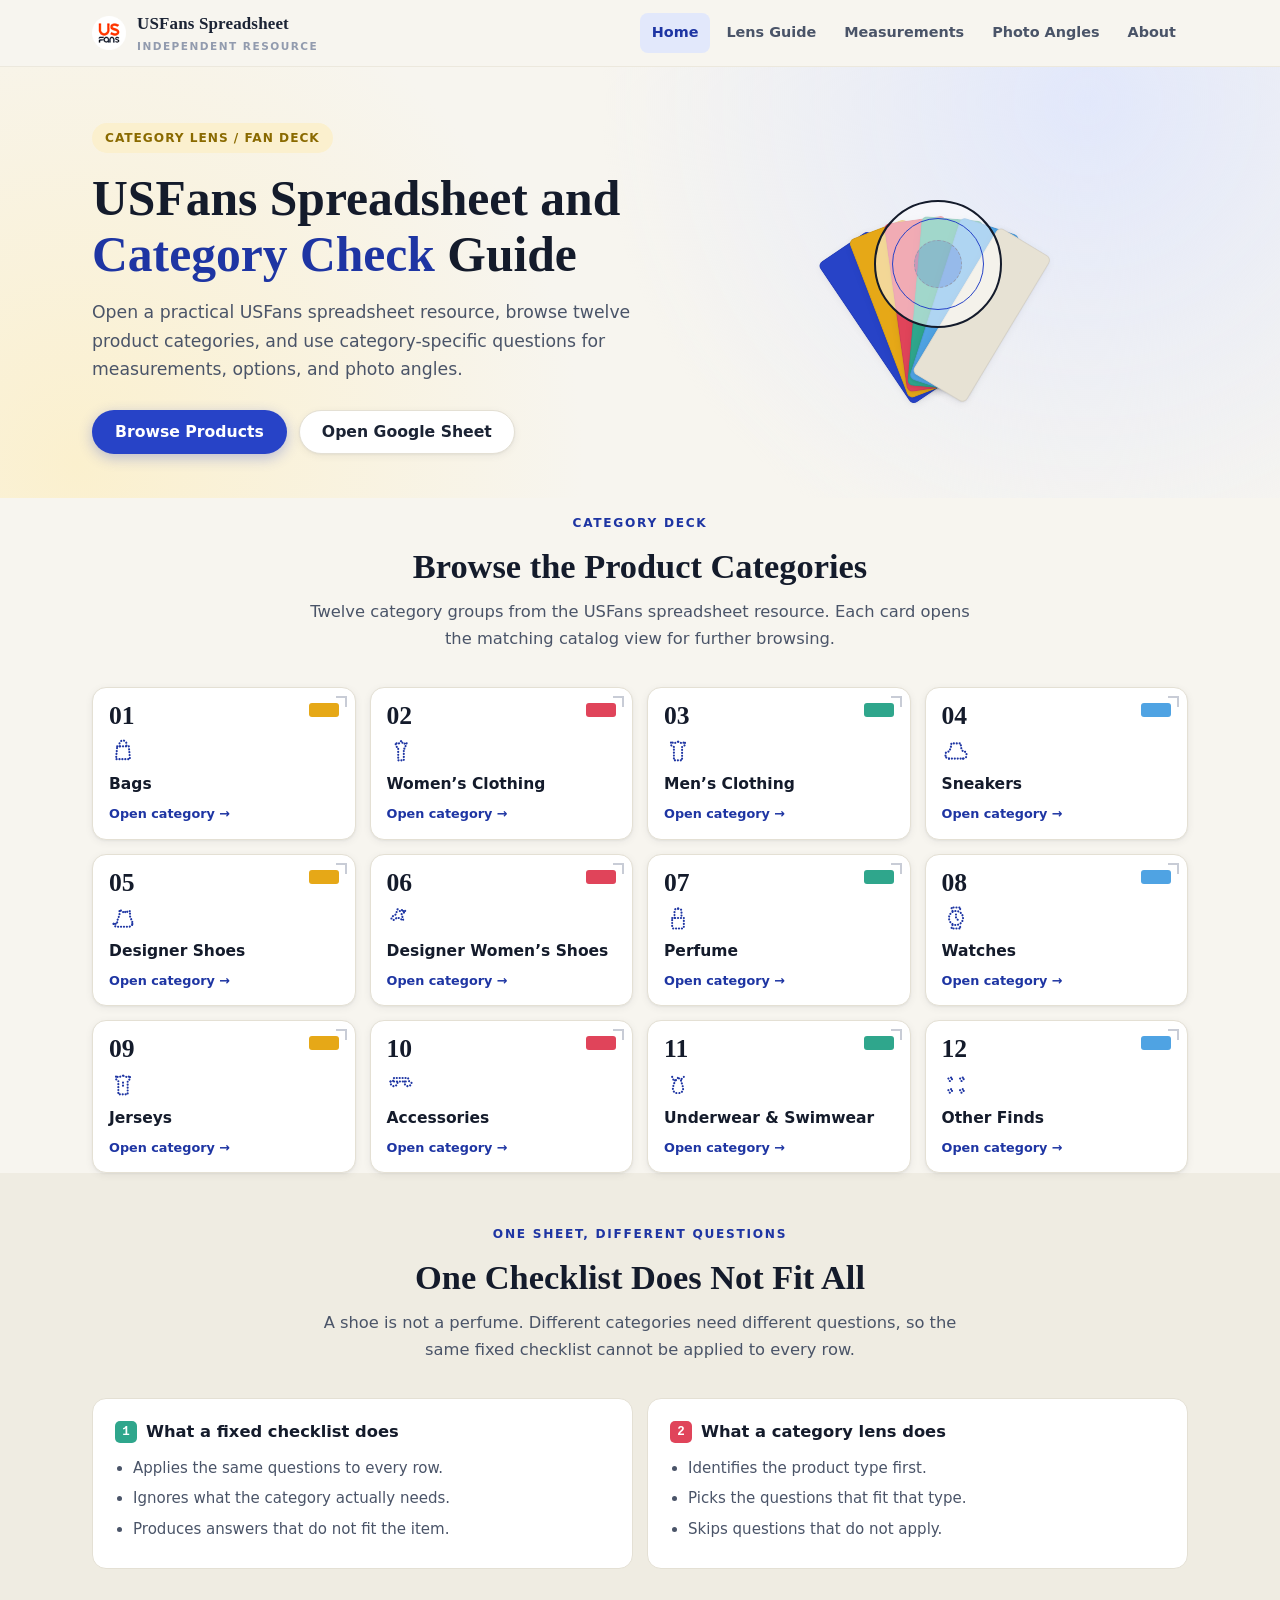
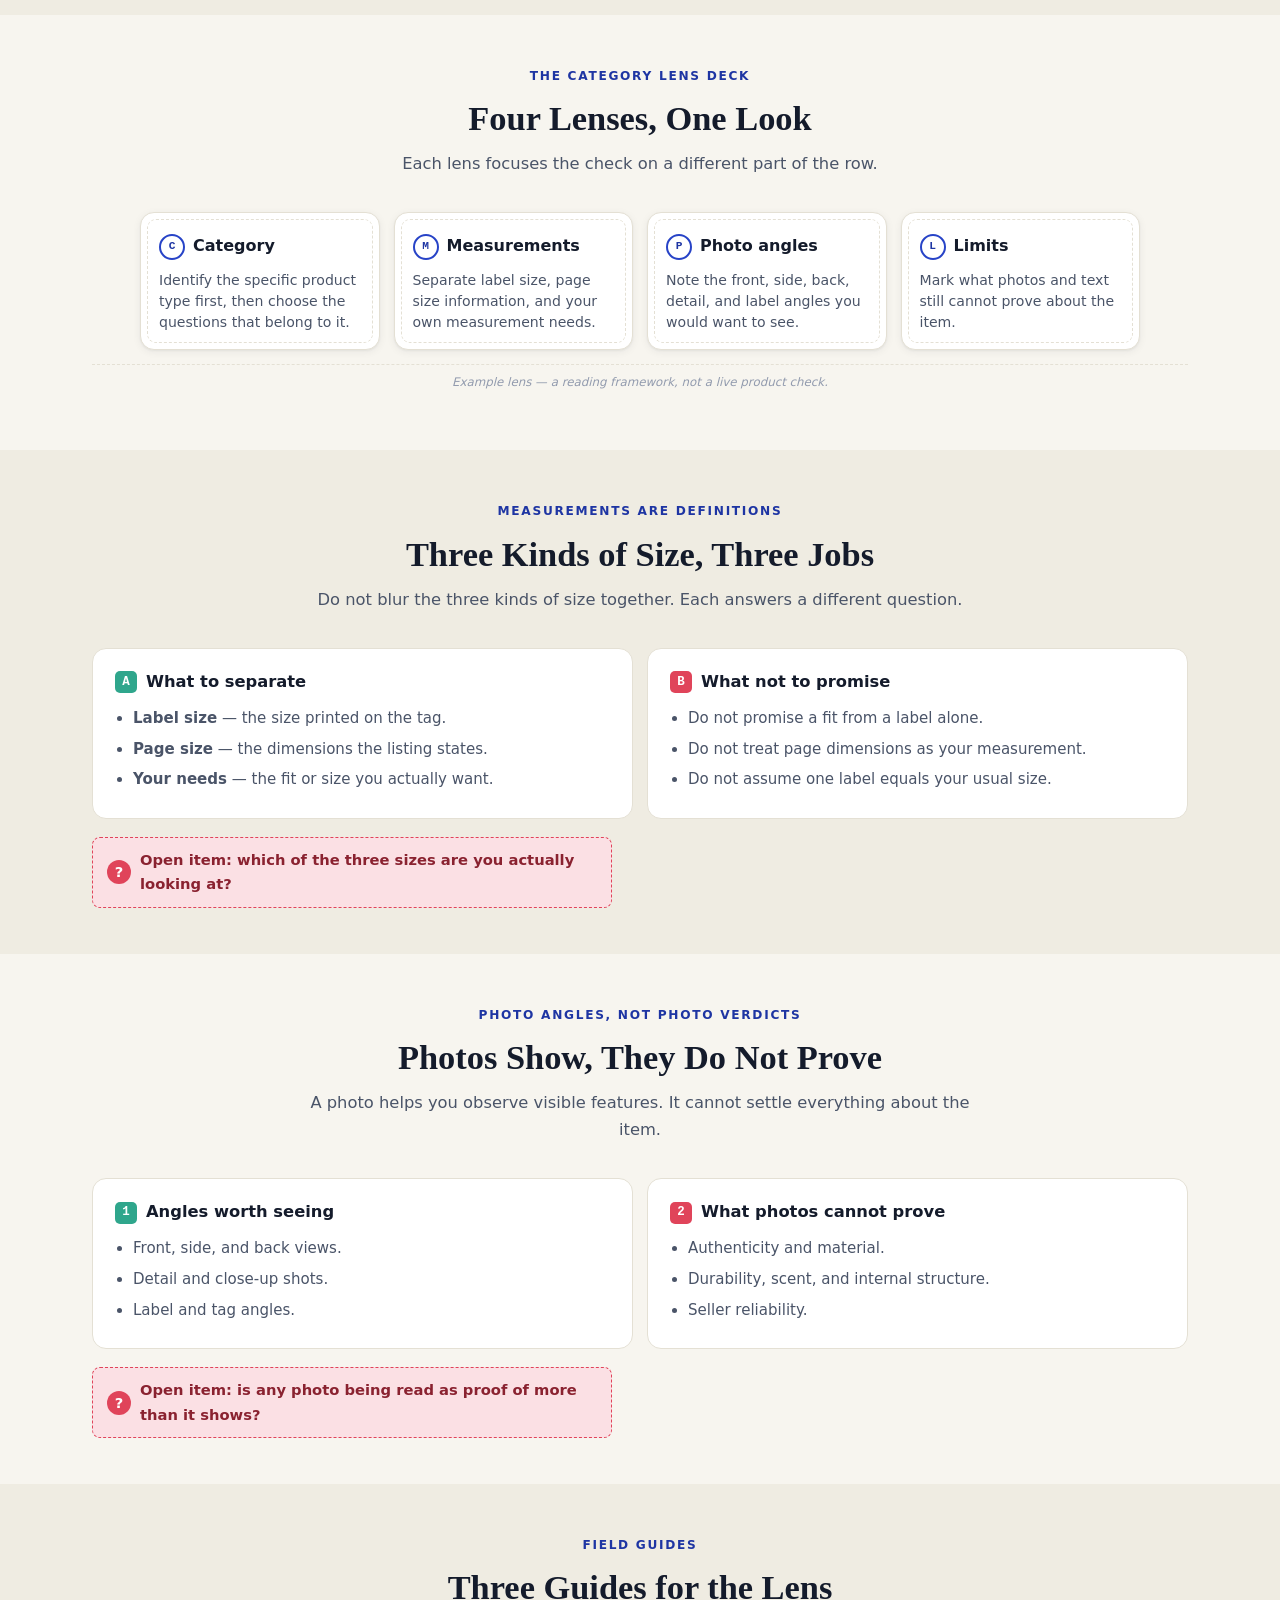
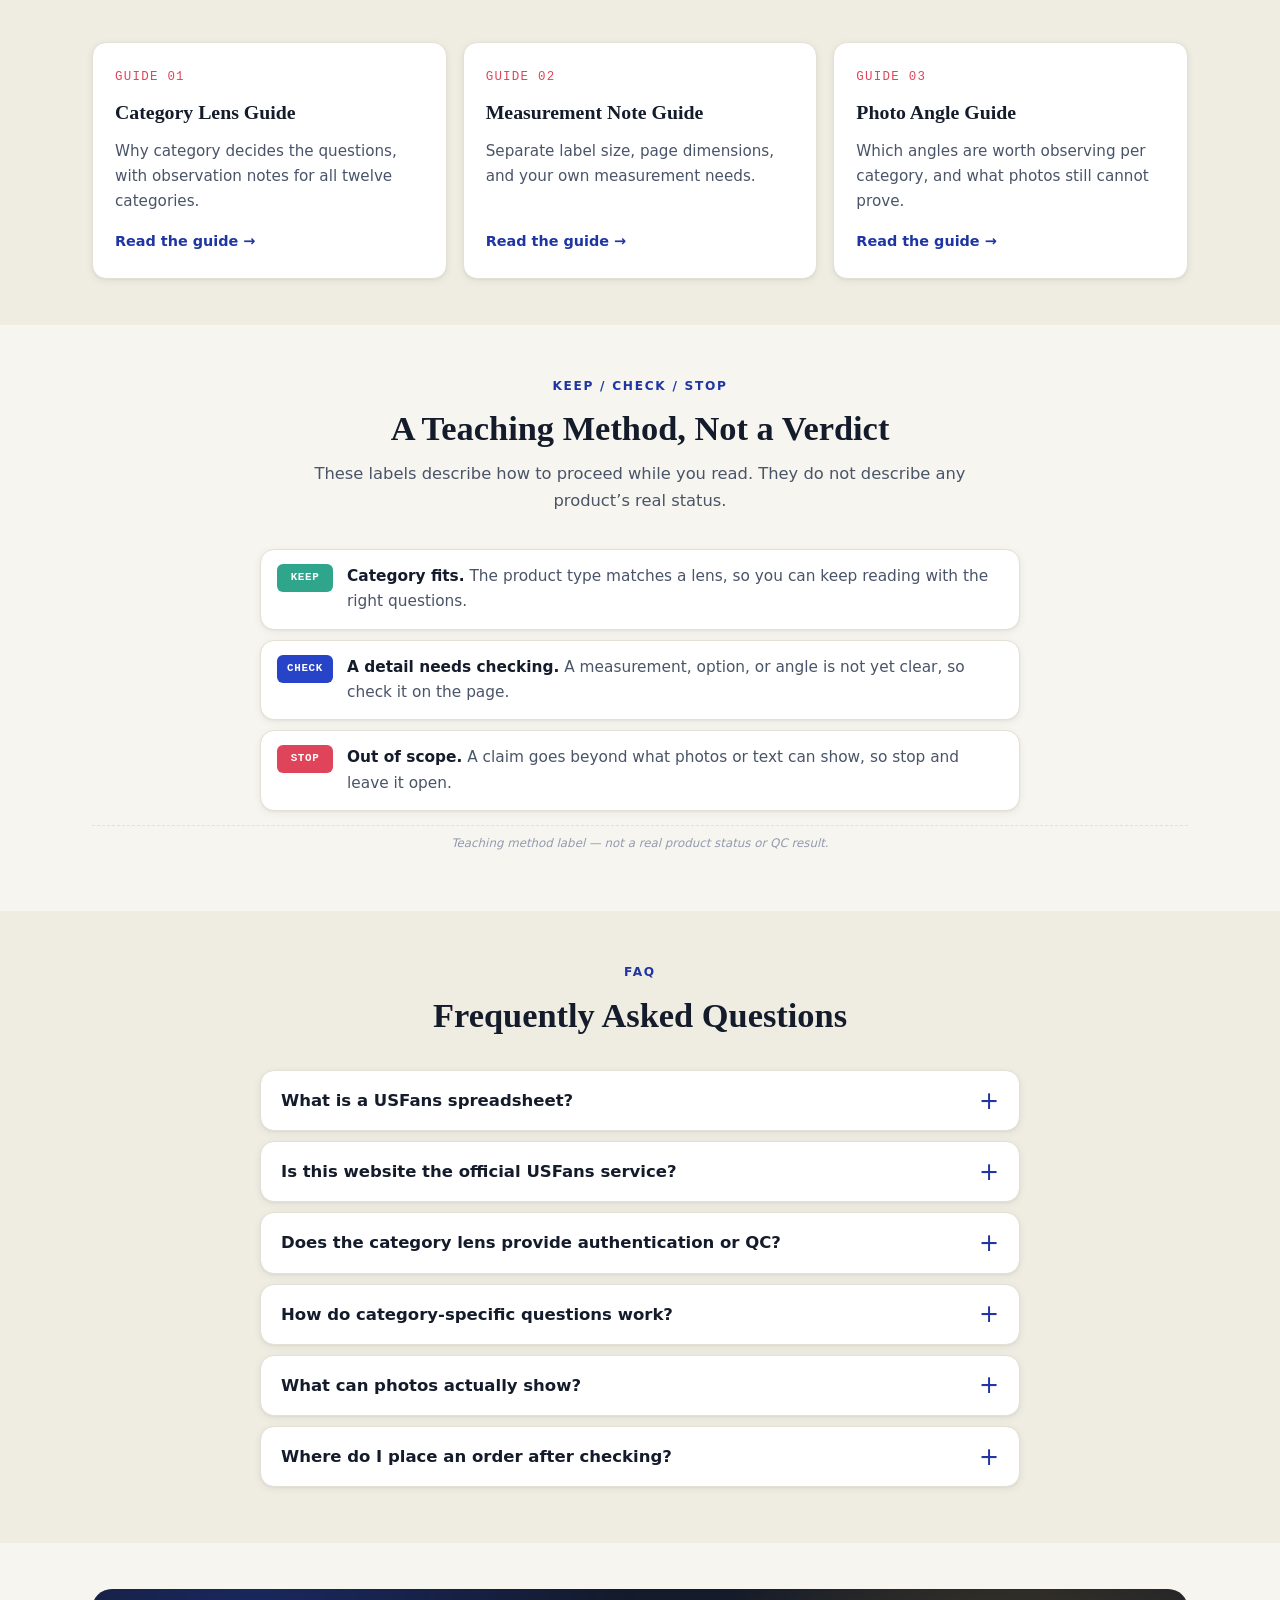
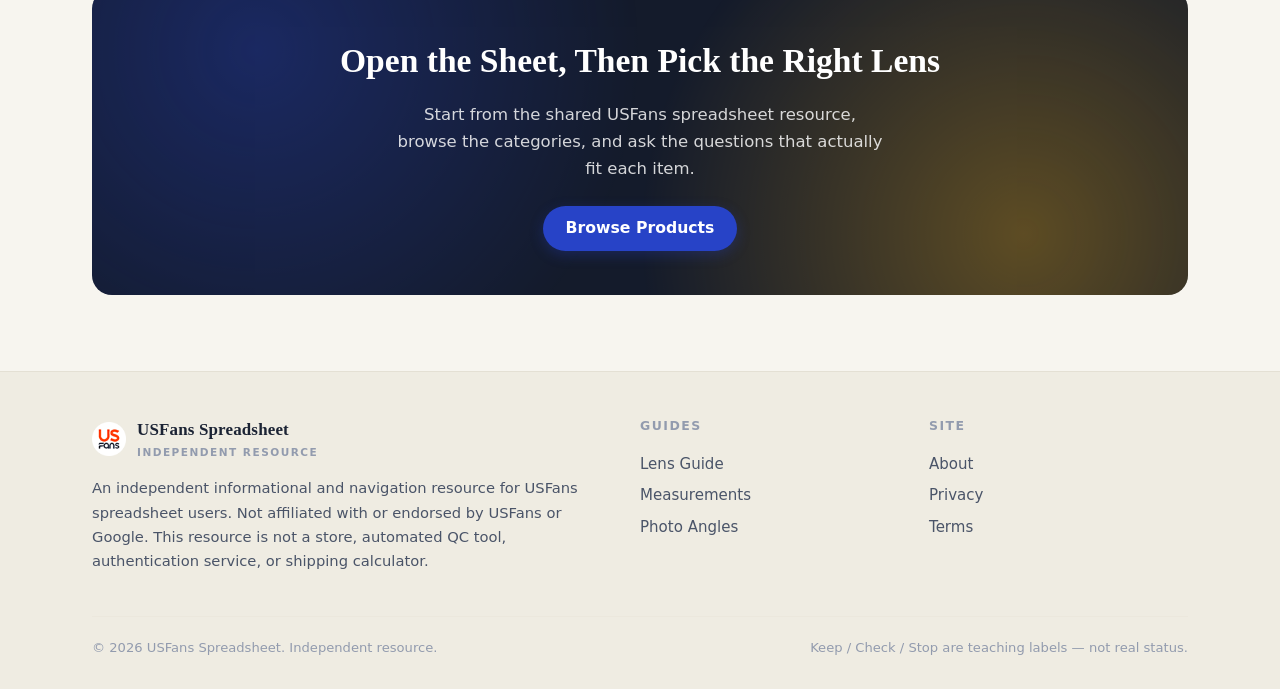
<file: index.html>
<!DOCTYPE html>
<html lang="en">
<head>
  <meta charset="UTF-8">
  <meta name="viewport" content="width=device-width, initial-scale=1.0">
  <script charset="UTF-8" id="LA_COLLECT" src="//sdk.51.la/js-sdk-pro.min.js"></script>
  <script>LA.init({id:"3R7KyZ6nqq0NWQsc",ck:"3R7KyZ6nqq0NWQsc"})</script>
  <meta name="google-site-verification" content="XJH5bWyu3Ub_fdbfXnCgktieLxeAN7sLbtjSL6n2SaM" />
  <title>USFans Spreadsheet &amp; Category Guide | Independent Resource</title>
  <meta name="description" content="Open a practical USFans spreadsheet resource, browse categories, and use category-specific questions for measurements, options, and photo angles.">
  <link rel="canonical" href="https://repglide.github.io/usfans-spreadsheet/">
  <link rel="icon" type="image/png" href="./assets/images/favicon.png">
  <link rel="stylesheet" href="./assets/css/styles.css">

  <!-- Open Graph / Twitter -->
  <meta property="og:type" content="website">
  <meta property="og:url" content="https://repglide.github.io/usfans-spreadsheet/">
  <meta property="og:title" content="USFans Spreadsheet &amp; Category Guide | Independent Resource">
  <meta property="og:description" content="Open a practical USFans spreadsheet resource, browse categories, and use category-specific questions for measurements, options, and photo angles.">
  <meta name="twitter:card" content="summary">
  <meta name="twitter:title" content="USFans Spreadsheet &amp; Category Guide | Independent Resource">
  <meta name="twitter:description" content="Open a practical USFans spreadsheet resource, browse categories, and use category-specific questions for measurements, options, and photo angles.">

  <!-- JSON-LD Structured Data -->
  <script type="application/ld+json">
  {
    "@context": "https://schema.org",
    "@graph": [
      {
        "@type": "WebSite",
        "@id": "https://repglide.github.io/usfans-spreadsheet/#website",
        "url": "https://repglide.github.io/usfans-spreadsheet/",
        "name": "USFans Spreadsheet & Category Guide",
        "description": "Independent directory and informational guide for USFans spreadsheet users, built around a category lens that asks different check questions for different product types."
      },
      {
        "@type": "WebPage",
        "@id": "https://repglide.github.io/usfans-spreadsheet/#webpage",
        "url": "https://repglide.github.io/usfans-spreadsheet/",
        "name": "USFans Spreadsheet and Category Check Guide",
        "isPartOf": { "@id": "https://repglide.github.io/usfans-spreadsheet/#website" },
        "description": "Open a practical USFans spreadsheet resource, browse categories, and use category-specific questions for measurements, options, and photo angles."
      },
      {
        "@type": "FAQPage",
        "mainEntity": [
          {
            "@type": "Question",
            "name": "What is a USFans spreadsheet?",
            "acceptedAnswer": {
              "@type": "Answer",
              "text": "A USFans spreadsheet is a shared document that compiles listing references, category groupings, and product links formatted for use with agent shopping services. It is a reference to research, not an official, live, or complete product catalog."
            }
          },
          {
            "@type": "Question",
            "name": "Is this website the official USFans service?",
            "acceptedAnswer": {
              "@type": "Answer",
              "text": "No. This website is an independent informational and navigation resource. It is not affiliated with, endorsed by, or operated by USFans or Google."
            }
          },
          {
            "@type": "Question",
            "name": "Does the category lens provide authentication or QC?",
            "acceptedAnswer": {
              "@type": "Answer",
              "text": "No. The category lens is a set of check questions. It is not a store, an automated QC tool, an authentication service, or a shipping calculator. It does not provide real product status."
            }
          },
          {
            "@type": "Question",
            "name": "How do category-specific questions work?",
            "acceptedAnswer": {
              "@type": "Answer",
              "text": "Identify the product type first, then apply the questions that fit that category. Different categories need different measurement, option, and photo-angle questions; one fixed checklist does not fit all."
            }
          },
          {
            "@type": "Question",
            "name": "What can photos actually show?",
            "acceptedAnswer": {
              "@type": "Answer",
              "text": "Photos show visible features only. They cannot prove authenticity, material, durability, scent, internal structure, or seller reliability by themselves."
            }
          },
          {
            "@type": "Question",
            "name": "Where do I place an order after checking?",
            "acceptedAnswer": {
              "@type": "Answer",
              "text": "After you have gone through the category-specific questions and re-checked the source page, you can continue through an agent shopping service to submit the item. This website is a navigation resource and does not process orders itself."
            }
          }
        ]
      }
    ]
  }
  </script>
</head>
<body>
  <a href="#main-content" class="skip-link">Skip to main content</a>

  <!-- Header -->
  <header class="site-header">
    <div class="container header-inner">
      <a href="./index.html" class="brand" aria-label="USFans Spreadsheet Home">
        <img src="./assets/images/logo.png" alt="USFans logo" width="34" height="34">
        <span class="brand-name">USFans Spreadsheet<small>Independent Resource</small></span>
      </a>
      <button class="mobile-nav-toggle" aria-expanded="false" aria-label="Toggle navigation menu">
        <svg viewBox="0 0 24 24" fill="none" stroke="currentColor" stroke-width="2" width="22" height="22"><line x1="3" y1="6" x2="21" y2="6"></line><line x1="3" y1="12" x2="21" y2="12"></line><line x1="3" y1="18" x2="21" y2="18"></line></svg>
      </button>
      <nav class="main-nav" aria-label="Primary Navigation">
        <ul>
          <li><a href="./index.html" class="active">Home</a></li>
          <li><a href="./category-lens-guide/">Lens Guide</a></li>
          <li><a href="./measurement-note-guide/">Measurements</a></li>
          <li><a href="./photo-angle-guide/">Photo Angles</a></li>
          <li><a href="./about/">About</a></li>
        </ul>
      </nav>
    </div>
  </header>

  <main id="main-content">
    <!-- Hero -->
    <section class="hero-section">
      <div class="container hero-grid">
        <div>
          <span class="hero-badge">Category Lens / Fan Deck</span>
          <h1 class="hero-title">USFans Spreadsheet and <em>Category Check</em> Guide</h1>
          <p class="hero-description">Open a practical USFans spreadsheet resource, browse twelve product categories, and use category-specific questions for measurements, options, and photo angles.</p>
          <div class="hero-actions">
            <a href="https://repglide.com/?agent=usfans" class="btn btn-primary" target="_blank" rel="nofollow noopener">Browse Products</a>
            <a href="https://docs.google.com/spreadsheets/d/1GbQlc5B_i_Em0wWQ4zUHAYrP1vqV37E9/edit?usp=sharing&amp;ouid=102900013243329745539&amp;rtpof=true&amp;sd=true" class="btn btn-secondary" target="_blank" rel="noopener">Open Google Sheet</a>
          </div>
        </div>
        <div class="hero-visual" aria-hidden="true">
          <div class="fan">
            <div class="fan-card f1"></div>
            <div class="fan-card f2"></div>
            <div class="fan-card f3"></div>
            <div class="fan-card f4"></div>
            <div class="fan-card f5"></div>
            <div class="fan-card f6"></div>
            <div class="lens">
              <div class="ring r1"></div>
              <div class="ring r2"></div>
              <div class="ring r3"></div>
            </div>
          </div>
        </div>
      </div>
    </section>

    <!-- Product Categories (immediately after Hero) -->
    <section class="categories-section" id="categories" aria-labelledby="cat-heading">
      <div class="container">
        <div class="section-header">
          <span class="eyebrow">Category Deck</span>
          <h2 class="section-title" id="cat-heading">Browse the Product Categories</h2>
          <p class="section-lead">Twelve category groups from the USFans spreadsheet resource. Each card opens the matching catalog view for further browsing.</p>
        </div>

        <div class="cat-grid">
          <a class="cat-card" href="https://repglide.com/category/bags?agent=usfans" target="_blank" rel="nofollow noopener">
            <span class="cat-top"><span class="cat-deck">01</span><span class="cat-swatch"></span></span>
            <span class="cat-icon" aria-hidden="true"><svg viewBox="0 0 24 24" fill="none" stroke="currentColor" stroke-width="1.8" stroke-linecap="round" stroke-linejoin="round" stroke-dasharray="0.1 2.4"><path d="M7 8h10l1 11H6L7 8Z"/><path d="M9 8V6a3 3 0 0 1 6 0v2"/></svg></span>
            <span class="cat-name">Bags</span>
            <span class="cat-arrow">Open category →</span>
          </a>
          <a class="cat-card" href="https://repglide.com/category/womens-clothing?agent=usfans" target="_blank" rel="nofollow noopener">
            <span class="cat-top"><span class="cat-deck">02</span><span class="cat-swatch"></span></span>
            <span class="cat-icon" aria-hidden="true"><svg viewBox="0 0 24 24" fill="none" stroke="currentColor" stroke-width="1.8" stroke-linecap="round" stroke-linejoin="round" stroke-dasharray="0.1 2.4"><path d="M12 3.5 9.8 6 7 5l2 5h.6V20h4.8V10H15l2-5-2.8 1L12 3.5Z"/></svg></span>
            <span class="cat-name">Women&rsquo;s Clothing</span>
            <span class="cat-arrow">Open category →</span>
          </a>
          <a class="cat-card" href="https://repglide.com/category/mens-clothing?agent=usfans" target="_blank" rel="nofollow noopener">
            <span class="cat-top"><span class="cat-deck">03</span><span class="cat-swatch"></span></span>
            <span class="cat-icon" aria-hidden="true"><svg viewBox="0 0 24 24" fill="none" stroke="currentColor" stroke-width="1.8" stroke-linecap="round" stroke-linejoin="round" stroke-dasharray="0.1 2.4"><path d="M12 4 8.5 5.5 6 4v3l2.5 1.5V20h7V8.5L18 7V4l-2.5 1.5L12 4Z"/></svg></span>
            <span class="cat-name">Men&rsquo;s Clothing</span>
            <span class="cat-arrow">Open category →</span>
          </a>
          <a class="cat-card" href="https://repglide.com/category/sneakers?agent=usfans" target="_blank" rel="nofollow noopener">
            <span class="cat-top"><span class="cat-deck">04</span><span class="cat-swatch"></span></span>
            <span class="cat-icon" aria-hidden="true"><svg viewBox="0 0 24 24" fill="none" stroke="currentColor" stroke-width="1.8" stroke-linecap="round" stroke-linejoin="round" stroke-dasharray="0.1 2.4"><path d="M3 16v-1.5c0-1 1-2 2-2h1l1.5-3L8 5.5h8l.5 4L18 12.5h1c1 0 2 1 2 2V16c0 1.5-1.5 2.5-3 2.5H6c-1.5 0-3-1-3-2.5Z"/><path d="M6 18.5V20M18 18.5V20"/></svg></span>
            <span class="cat-name">Sneakers</span>
            <span class="cat-arrow">Open category →</span>
          </a>
          <a class="cat-card" href="https://repglide.com/category/designer-shoes?agent=usfans" target="_blank" rel="nofollow noopener">
            <span class="cat-top"><span class="cat-deck">05</span><span class="cat-swatch"></span></span>
            <span class="cat-icon" aria-hidden="true"><svg viewBox="0 0 24 24" fill="none" stroke="currentColor" stroke-width="1.8" stroke-linecap="round" stroke-linejoin="round" stroke-dasharray="0.1 2.4"><path d="M4 17c0 1.5 1.5 2.5 3 2.5h10c1.5 0 3-1 3-2.5v-1.5l-2-5V6l-2 1-1-1-1 1-1-1-1 1-1-1-2-1v4.5l-2 5V17Z"/><path d="M4 17v1.5M20 17v1.5"/></svg></span>
            <span class="cat-name">Designer Shoes</span>
            <span class="cat-arrow">Open category →</span>
          </a>
          <a class="cat-card" href="https://repglide.com/category/designer-womens-shoes?agent=usfans" target="_blank" rel="nofollow noopener">
            <span class="cat-top"><span class="cat-deck">06</span><span class="cat-swatch"></span></span>
            <span class="cat-icon" aria-hidden="true"><svg viewBox="0 0 24 24" fill="none" stroke="currentColor" stroke-width="1.8" stroke-linecap="round" stroke-linejoin="round" stroke-dasharray="0.1 2.4"><path d="M9 4.5 7.5 9 5 10.5c-1 .5-1.5 1.5-1 2.5s2 1 2.5 0L9 11.5 14 14l-1.5-5.5L16 6.5 15 5l-1.5 1.5L13 5l-1.5 1.5L10 5 9 4.5Z"/></svg></span>
            <span class="cat-name">Designer Women&rsquo;s Shoes</span>
            <span class="cat-arrow">Open category →</span>
          </a>
          <a class="cat-card" href="https://repglide.com/category/perfume?agent=usfans" target="_blank" rel="nofollow noopener">
            <span class="cat-top"><span class="cat-deck">07</span><span class="cat-swatch"></span></span>
            <span class="cat-icon" aria-hidden="true"><svg viewBox="0 0 24 24" fill="none" stroke="currentColor" stroke-width="1.8" stroke-linecap="round" stroke-linejoin="round" stroke-dasharray="0.1 2.4"><path d="M9 12V6a2 2 0 0 1 2-2h2a2 2 0 0 1 2 2v6"/><path d="M7 12h10v8a1 1 0 0 1-1 1H8a1 1 0 0 1-1-1v-8Z"/><path d="M12 4V3"/></svg></span>
            <span class="cat-name">Perfume</span>
            <span class="cat-arrow">Open category →</span>
          </a>
          <a class="cat-card" href="https://repglide.com/category/watches?agent=usfans" target="_blank" rel="nofollow noopener">
            <span class="cat-top"><span class="cat-deck">08</span><span class="cat-swatch"></span></span>
            <span class="cat-icon" aria-hidden="true"><svg viewBox="0 0 24 24" fill="none" stroke="currentColor" stroke-width="1.8" stroke-linecap="round" stroke-linejoin="round" stroke-dasharray="0.1 2.4"><circle cx="12" cy="12" r="6"/><path d="M12 9v3l2 2"/><path d="M9 6 8 3h8l-1 3"/><path d="M9 18l-1 3h8l-1-3"/></svg></span>
            <span class="cat-name">Watches</span>
            <span class="cat-arrow">Open category →</span>
          </a>
          <a class="cat-card" href="https://repglide.com/category/jerseys?agent=usfans" target="_blank" rel="nofollow noopener">
            <span class="cat-top"><span class="cat-deck">09</span><span class="cat-swatch"></span></span>
            <span class="cat-icon" aria-hidden="true"><svg viewBox="0 0 24 24" fill="none" stroke="currentColor" stroke-width="1.8" stroke-linecap="round" stroke-linejoin="round" stroke-dasharray="0.1 2.4"><path d="M12 4 8 5.5 6 4v3l2 1.5V20h8V8.5L18 7V4l-2 1.5L12 4Z"/><path d="M12 10v3"/></svg></span>
            <span class="cat-name">Jerseys</span>
            <span class="cat-arrow">Open category →</span>
          </a>
          <a class="cat-card" href="https://repglide.com/category/accessories?agent=usfans" target="_blank" rel="nofollow noopener">
            <span class="cat-top"><span class="cat-deck">10</span><span class="cat-swatch"></span></span>
            <span class="cat-icon" aria-hidden="true"><svg viewBox="0 0 24 24" fill="none" stroke="currentColor" stroke-width="1.8" stroke-linecap="round" stroke-linejoin="round" stroke-dasharray="0.1 2.4"><path d="M3 9h2l1-3h12l1 3h2"/><path d="M3 9v1a3 3 0 0 0 6 0V9"/><path d="M15 9v1a3 3 0 0 0 6 0V9"/><path d="M6 9h12"/></svg></span>
            <span class="cat-name">Accessories</span>
            <span class="cat-arrow">Open category →</span>
          </a>
          <a class="cat-card" href="https://repglide.com/category/underwear-swimwear?agent=usfans" target="_blank" rel="nofollow noopener">
            <span class="cat-top"><span class="cat-deck">11</span><span class="cat-swatch"></span></span>
            <span class="cat-icon" aria-hidden="true"><svg viewBox="0 0 24 24" fill="none" stroke="currentColor" stroke-width="1.8" stroke-linecap="round" stroke-linejoin="round" stroke-dasharray="0.1 2.4"><path d="M7 5c0 2 1.5 3 2.5 3S12 7 12 5c0 1 1.5 2 2.5 2S17 5 17 5"/><path d="M9.5 8 8 13c-1 3 0 6 4 6s5-3 4-6l-1.5-5"/></svg></span>
            <span class="cat-name">Underwear &amp; Swimwear</span>
            <span class="cat-arrow">Open category →</span>
          </a>
          <a class="cat-card" href="https://repglide.com/category/other?agent=usfans" target="_blank" rel="nofollow noopener">
            <span class="cat-top"><span class="cat-deck">12</span><span class="cat-swatch"></span></span>
            <span class="cat-icon" aria-hidden="true"><svg viewBox="0 0 24 24" fill="none" stroke="currentColor" stroke-width="1.8" stroke-linecap="round" stroke-linejoin="round" stroke-dasharray="0.1 2.4"><circle cx="7" cy="7" r="1.6"/><circle cx="17" cy="7" r="1.6"/><circle cx="7" cy="17" r="1.6"/><circle cx="17" cy="17" r="1.6"/></svg></span>
            <span class="cat-name">Other Finds</span>
            <span class="cat-arrow">Open category →</span>
          </a>
        </div>
      </div>
    </section>

    <!-- One Sheet, Different Questions -->
    <section class="section section-alt" id="one-sheet" aria-labelledby="os-heading">
      <div class="container">
        <div class="section-header">
          <span class="eyebrow">One Sheet, Different Questions</span>
          <h2 class="section-title" id="os-heading">One Checklist Does Not Fit All</h2>
          <p class="section-lead">A shoe is not a perfume. Different categories need different questions, so the same fixed checklist cannot be applied to every row.</p>
        </div>
        <div class="duo-grid">
          <div class="duo-col is-a">
            <h3><span class="mark">1</span>What a fixed checklist does</h3>
            <ul>
              <li>Applies the same questions to every row.</li>
              <li>Ignores what the category actually needs.</li>
              <li>Produces answers that do not fit the item.</li>
            </ul>
          </div>
          <div class="duo-col is-b">
            <h3><span class="mark">2</span>What a category lens does</h3>
            <ul>
              <li>Identifies the product type first.</li>
              <li>Picks the questions that fit that type.</li>
              <li>Skips questions that do not apply.</li>
            </ul>
          </div>
        </div>
      </div>
    </section>

    <!-- The Category Lens Deck -->
    <section class="section" id="lens-deck" aria-labelledby="lens-heading">
      <div class="container">
        <div class="section-header">
          <span class="eyebrow">The Category Lens Deck</span>
          <h2 class="section-title" id="lens-heading">Four Lenses, One Look</h2>
          <p class="section-lead">Each lens focuses the check on a different part of the row.</p>
        </div>
        <div class="lens-grid">
          <div class="lens-card">
            <div class="lens-head"><span class="lens-ring">C</span><h3>Category</h3></div>
            <p>Identify the specific product type first, then choose the questions that belong to it.</p>
          </div>
          <div class="lens-card">
            <div class="lens-head"><span class="lens-ring">M</span><h3>Measurements</h3></div>
            <p>Separate label size, page size information, and your own measurement needs.</p>
          </div>
          <div class="lens-card">
            <div class="lens-head"><span class="lens-ring">P</span><h3>Photo angles</h3></div>
            <p>Note the front, side, back, detail, and label angles you would want to see.</p>
          </div>
          <div class="lens-card">
            <div class="lens-head"><span class="lens-ring">L</span><h3>Limits</h3></div>
            <p>Mark what photos and text still cannot prove about the item.</p>
          </div>
        </div>
        <p class="example-flag" style="display:block;text-align:center;">Example lens — a reading framework, not a live product check.</p>
      </div>
    </section>

    <!-- Measurements Are Definitions -->
    <section class="section section-alt" id="measurements" aria-labelledby="meas-heading">
      <div class="container">
        <div class="section-header">
          <span class="eyebrow">Measurements Are Definitions</span>
          <h2 class="section-title" id="meas-heading">Three Kinds of Size, Three Jobs</h2>
          <p class="section-lead">Do not blur the three kinds of size together. Each answers a different question.</p>
        </div>
        <div class="duo-grid">
          <div class="duo-col is-a">
            <h3><span class="mark">A</span>What to separate</h3>
            <ul>
              <li><strong>Label size</strong> — the size printed on the tag.</li>
              <li><strong>Page size</strong> — the dimensions the listing states.</li>
              <li><strong>Your needs</strong> — the fit or size you actually want.</li>
            </ul>
          </div>
          <div class="duo-col is-b">
            <h3><span class="mark">B</span>What not to promise</h3>
            <ul>
              <li>Do not promise a fit from a label alone.</li>
              <li>Do not treat page dimensions as your measurement.</li>
              <li>Do not assume one label equals your usual size.</li>
            </ul>
          </div>
        </div>
        <div class="open-note" style="max-width:520px;margin:18px auto 0;"><span class="qmark">?</span>Open item: which of the three sizes are you actually looking at?</div>
      </div>
    </section>

    <!-- Photo Angles, Not Photo Verdicts -->
    <section class="section" id="photo-angles" aria-labelledby="photo-heading">
      <div class="container">
        <div class="section-header">
          <span class="eyebrow">Photo Angles, Not Photo Verdicts</span>
          <h2 class="section-title" id="photo-heading">Photos Show, They Do Not Prove</h2>
          <p class="section-lead">A photo helps you observe visible features. It cannot settle everything about the item.</p>
        </div>
        <div class="duo-grid">
          <div class="duo-col is-a">
            <h3><span class="mark">1</span>Angles worth seeing</h3>
            <ul>
              <li>Front, side, and back views.</li>
              <li>Detail and close-up shots.</li>
              <li>Label and tag angles.</li>
            </ul>
          </div>
          <div class="duo-col is-b">
            <h3><span class="mark">2</span>What photos cannot prove</h3>
            <ul>
              <li>Authenticity and material.</li>
              <li>Durability, scent, and internal structure.</li>
              <li>Seller reliability.</li>
            </ul>
          </div>
        </div>
        <div class="open-note" style="max-width:520px;margin:18px auto 0;"><span class="qmark">?</span>Open item: is any photo being read as proof of more than it shows?</div>
      </div>
    </section>

    <!-- Guide entries -->
    <section class="section section-alt" id="guides" aria-labelledby="guides-heading">
      <div class="container">
        <div class="section-header">
          <span class="eyebrow">Field Guides</span>
          <h2 class="section-title" id="guides-heading">Three Guides for the Lens</h2>
        </div>
        <div class="guide-grid">
          <a class="guide-card" href="./category-lens-guide/">
            <span class="guide-num">GUIDE 01</span>
            <h3>Category Lens Guide</h3>
            <p>Why category decides the questions, with observation notes for all twelve categories.</p>
            <span class="guide-cta">Read the guide →</span>
          </a>
          <a class="guide-card" href="./measurement-note-guide/">
            <span class="guide-num">GUIDE 02</span>
            <h3>Measurement Note Guide</h3>
            <p>Separate label size, page dimensions, and your own measurement needs.</p>
            <span class="guide-cta">Read the guide →</span>
          </a>
          <a class="guide-card" href="./photo-angle-guide/">
            <span class="guide-num">GUIDE 03</span>
            <h3>Photo Angle Guide</h3>
            <p>Which angles are worth observing per category, and what photos still cannot prove.</p>
            <span class="guide-cta">Read the guide →</span>
          </a>
        </div>
      </div>
    </section>

    <!-- Keep / Check / Stop -->
    <section class="section" id="kcs" aria-labelledby="kcs-heading">
      <div class="container">
        <div class="section-header">
          <span class="eyebrow">Keep / Check / Stop</span>
          <h2 class="section-title" id="kcs-heading">A Teaching Method, Not a Verdict</h2>
          <p class="section-lead">These labels describe how to proceed while you read. They do not describe any product&rsquo;s real status.</p>
        </div>
        <ul class="kcs-list">
          <li class="k"><span class="kcs-tag">Keep</span><p><strong>Category fits.</strong> The product type matches a lens, so you can keep reading with the right questions.</p></li>
          <li class="c"><span class="kcs-tag">Check</span><p><strong>A detail needs checking.</strong> A measurement, option, or angle is not yet clear, so check it on the page.</p></li>
          <li class="s"><span class="kcs-tag">Stop</span><p><strong>Out of scope.</strong> A claim goes beyond what photos or text can show, so stop and leave it open.</p></li>
        </ul>
        <p class="example-flag" style="display:block;text-align:center;">Teaching method label — not a real product status or QC result.</p>
      </div>
    </section>

    <!-- FAQ -->
    <section class="section section-alt" id="faq" aria-labelledby="faq-heading">
      <div class="container">
        <div class="section-header">
          <span class="eyebrow">FAQ</span>
          <h2 class="section-title" id="faq-heading">Frequently Asked Questions</h2>
        </div>
        <div class="faq-list">
          <details class="faq-item">
            <summary>What is a USFans spreadsheet?</summary>
            <div class="faq-body"><p>A USFans spreadsheet is a shared document that compiles listing references, category groupings, and product links formatted for use with agent shopping services. It is a reference to research, not an official, live, or complete product catalog.</p></div>
          </details>
          <details class="faq-item">
            <summary>Is this website the official USFans service?</summary>
            <div class="faq-body"><p>No. This website is an independent informational and navigation resource. It is not affiliated with, endorsed by, or operated by USFans or Google.</p></div>
          </details>
          <details class="faq-item">
            <summary>Does the category lens provide authentication or QC?</summary>
            <div class="faq-body"><p>No. The category lens is a set of check questions. It is not a store, an automated QC tool, an authentication service, or a shipping calculator. It does not provide real product status.</p></div>
          </details>
          <details class="faq-item">
            <summary>How do category-specific questions work?</summary>
            <div class="faq-body"><p>Identify the product type first, then apply the questions that fit that category. Different categories need different measurement, option, and photo-angle questions; one fixed checklist does not fit all.</p></div>
          </details>
          <details class="faq-item">
            <summary>What can photos actually show?</summary>
            <div class="faq-body"><p>Photos show visible features only. They cannot prove authenticity, material, durability, scent, internal structure, or seller reliability by themselves.</p></div>
          </details>
          <details class="faq-item">
            <summary>Where do I place an order after checking?</summary>
            <div class="faq-body"><p>After you have gone through the category-specific questions and re-checked the source page, you can continue through an agent shopping service to submit the item. This website is a navigation resource and does not process orders itself.</p></div>
          </details>
        </div>
      </div>
    </section>

    <!-- Final CTA -->
    <section class="section" aria-labelledby="cta-heading">
      <div class="container">
        <div class="final-cta">
          <h2 id="cta-heading">Open the Sheet, Then Pick the Right Lens</h2>
          <p>Start from the shared USFans spreadsheet resource, browse the categories, and ask the questions that actually fit each item.</p>
          <a href="https://repglide.com/?agent=usfans" class="btn btn-primary" target="_blank" rel="nofollow noopener">Browse Products</a>
        </div>
      </div>
    </section>
  </main>

  <!-- Footer -->
  <footer class="site-footer">
    <div class="container">
      <div class="footer-grid">
        <div class="footer-brand">
          <a href="./index.html" class="brand" aria-label="USFans Spreadsheet Home">
            <img src="./assets/images/logo.png" alt="USFans logo" width="30" height="30">
            <span class="brand-name">USFans Spreadsheet<small>Independent Resource</small></span>
          </a>
          <p>An independent informational and navigation resource for USFans spreadsheet users. Not affiliated with or endorsed by USFans or Google. This resource is not a store, automated QC tool, authentication service, or shipping calculator.</p>
        </div>
        <div class="footer-col">
          <h4>Guides</h4>
          <ul>
            <li><a href="./category-lens-guide/">Lens Guide</a></li>
            <li><a href="./measurement-note-guide/">Measurements</a></li>
            <li><a href="./photo-angle-guide/">Photo Angles</a></li>
          </ul>
        </div>
        <div class="footer-col">
          <h4>Site</h4>
          <ul>
            <li><a href="./about/">About</a></li>
            <li><a href="./privacy/">Privacy</a></li>
            <li><a href="./terms/">Terms</a></li>
          </ul>
        </div>
      </div>
      <div class="footer-bottom">
        <span>&copy; <span id="year">2026</span> USFans Spreadsheet. Independent resource.</span>
        <span>Keep / Check / Stop are teaching labels — not real status.</span>
      </div>
    </div>
  </footer>

  <script src="./assets/js/main.js"></script>
</body>
</html>
</file>
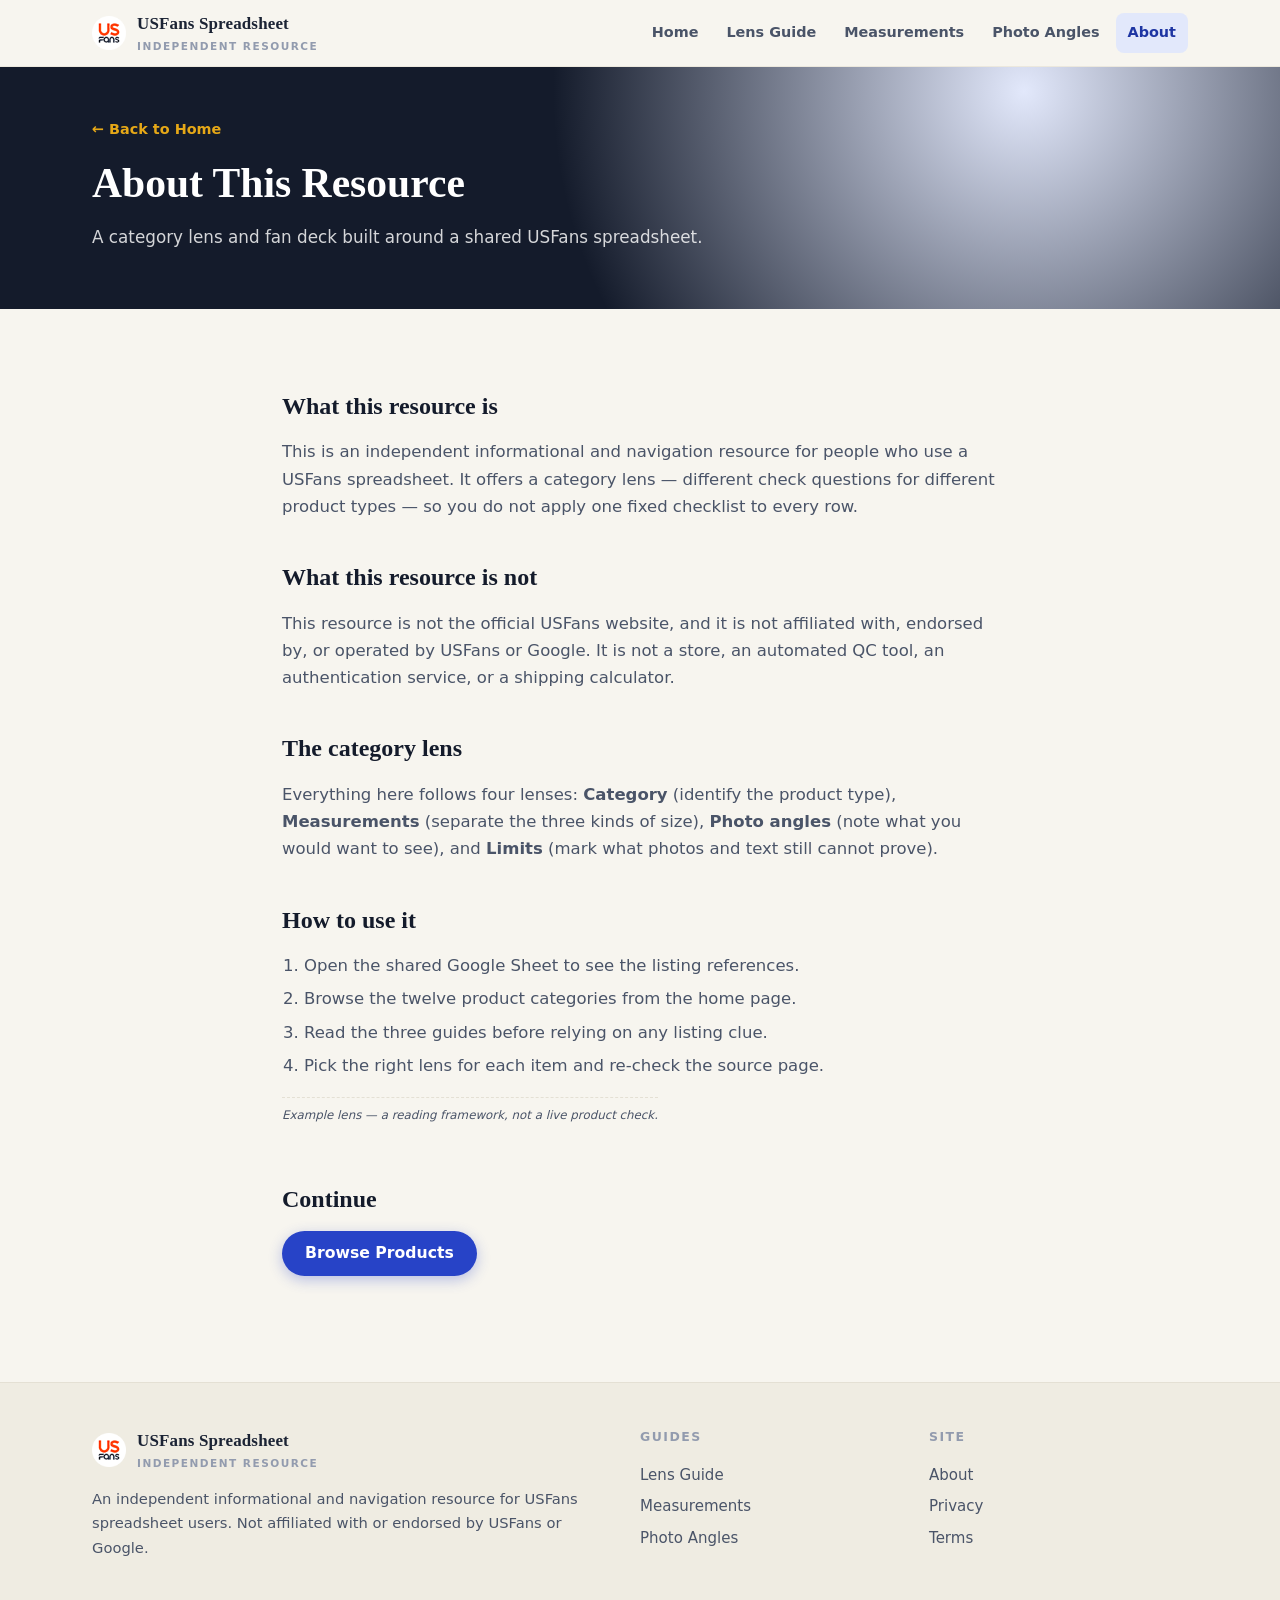
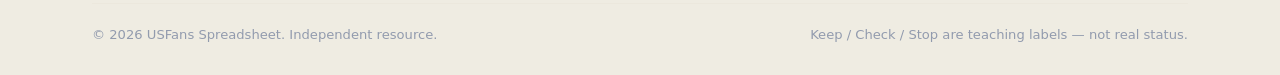
<file: about/index.html>
<!DOCTYPE html>
<html lang="en">
<head>
  <meta charset="UTF-8">
  <meta name="viewport" content="width=device-width, initial-scale=1.0">
  <title>About | USFans Spreadsheet</title>
  <meta name="description" content="About this independent USFans spreadsheet resource: a category lens and fan deck, not an official USFans service.">
  <link rel="canonical" href="https://repglide.github.io/usfans-spreadsheet/about/">
  <link rel="icon" type="image/png" href="../assets/images/favicon.png">
  <link rel="stylesheet" href="../assets/css/styles.css">
  <meta name="robots" content="index, follow">
</head>
<body>
  <a href="#main-content" class="skip-link">Skip to main content</a>

  <header class="site-header">
    <div class="container header-inner">
      <a href="../index.html" class="brand" aria-label="USFans Spreadsheet Home">
        <img src="../assets/images/logo.png" alt="USFans logo" width="34" height="34">
        <span class="brand-name">USFans Spreadsheet<small>Independent Resource</small></span>
      </a>
      <button class="mobile-nav-toggle" aria-expanded="false" aria-label="Toggle navigation menu">
        <svg viewBox="0 0 24 24" fill="none" stroke="currentColor" stroke-width="2" width="22" height="22"><line x1="3" y1="6" x2="21" y2="6"></line><line x1="3" y1="12" x2="21" y2="12"></line><line x1="3" y1="18" x2="21" y2="18"></line></svg>
      </button>
      <nav class="main-nav" aria-label="Primary Navigation">
        <ul>
          <li><a href="../index.html">Home</a></li>
          <li><a href="../category-lens-guide/">Lens Guide</a></li>
          <li><a href="../measurement-note-guide/">Measurements</a></li>
          <li><a href="../photo-angle-guide/">Photo Angles</a></li>
          <li><a href="../about/" class="active">About</a></li>
        </ul>
      </nav>
    </div>
  </header>

  <main id="main-content">
    <section class="page-hero">
      <div class="container">
        <a class="back-link" href="../index.html">← Back to Home</a>
        <h1>About This Resource</h1>
        <p>A category lens and fan deck built around a shared USFans spreadsheet.</p>
      </div>
    </section>

    <div class="article-body">
      <h2>What this resource is</h2>
      <p>This is an independent informational and navigation resource for people who use a USFans spreadsheet. It offers a category lens — different check questions for different product types — so you do not apply one fixed checklist to every row.</p>

      <h2>What this resource is not</h2>
      <p>This resource is not the official USFans website, and it is not affiliated with, endorsed by, or operated by USFans or Google. It is not a store, an automated QC tool, an authentication service, or a shipping calculator.</p>

      <h2>The category lens</h2>
      <p>Everything here follows four lenses: <strong>Category</strong> (identify the product type), <strong>Measurements</strong> (separate the three kinds of size), <strong>Photo angles</strong> (note what you would want to see), and <strong>Limits</strong> (mark what photos and text still cannot prove).</p>

      <h2>How to use it</h2>
      <ol>
        <li>Open the shared Google Sheet to see the listing references.</li>
        <li>Browse the twelve product categories from the home page.</li>
        <li>Read the three guides before relying on any listing clue.</li>
        <li>Pick the right lens for each item and re-check the source page.</li>
      </ol>

      <p class="example-flag">Example lens — a reading framework, not a live product check.</p>

      <h2>Continue</h2>
      <p><a href="https://repglide.com/?agent=usfans" class="btn btn-primary" target="_blank" rel="nofollow noopener">Browse Products</a></p>
    </div>
  </main>

  <footer class="site-footer">
    <div class="container">
      <div class="footer-grid">
        <div class="footer-brand">
          <a href="../index.html" class="brand" aria-label="USFans Spreadsheet Home">
            <img src="../assets/images/logo.png" alt="USFans logo" width="30" height="30">
            <span class="brand-name">USFans Spreadsheet<small>Independent Resource</small></span>
          </a>
          <p>An independent informational and navigation resource for USFans spreadsheet users. Not affiliated with or endorsed by USFans or Google.</p>
        </div>
        <div class="footer-col">
          <h4>Guides</h4>
          <ul>
            <li><a href="../category-lens-guide/">Lens Guide</a></li>
            <li><a href="../measurement-note-guide/">Measurements</a></li>
            <li><a href="../photo-angle-guide/">Photo Angles</a></li>
          </ul>
        </div>
        <div class="footer-col">
          <h4>Site</h4>
          <ul>
            <li><a href="../about/">About</a></li>
            <li><a href="../privacy/">Privacy</a></li>
            <li><a href="../terms/">Terms</a></li>
          </ul>
        </div>
      </div>
      <div class="footer-bottom">
        <span>&copy; <span id="year">2026</span> USFans Spreadsheet. Independent resource.</span>
        <span>Keep / Check / Stop are teaching labels — not real status.</span>
      </div>
    </div>
  </footer>

  <script src="../assets/js/main.js"></script>
</body>
</html>
</file>
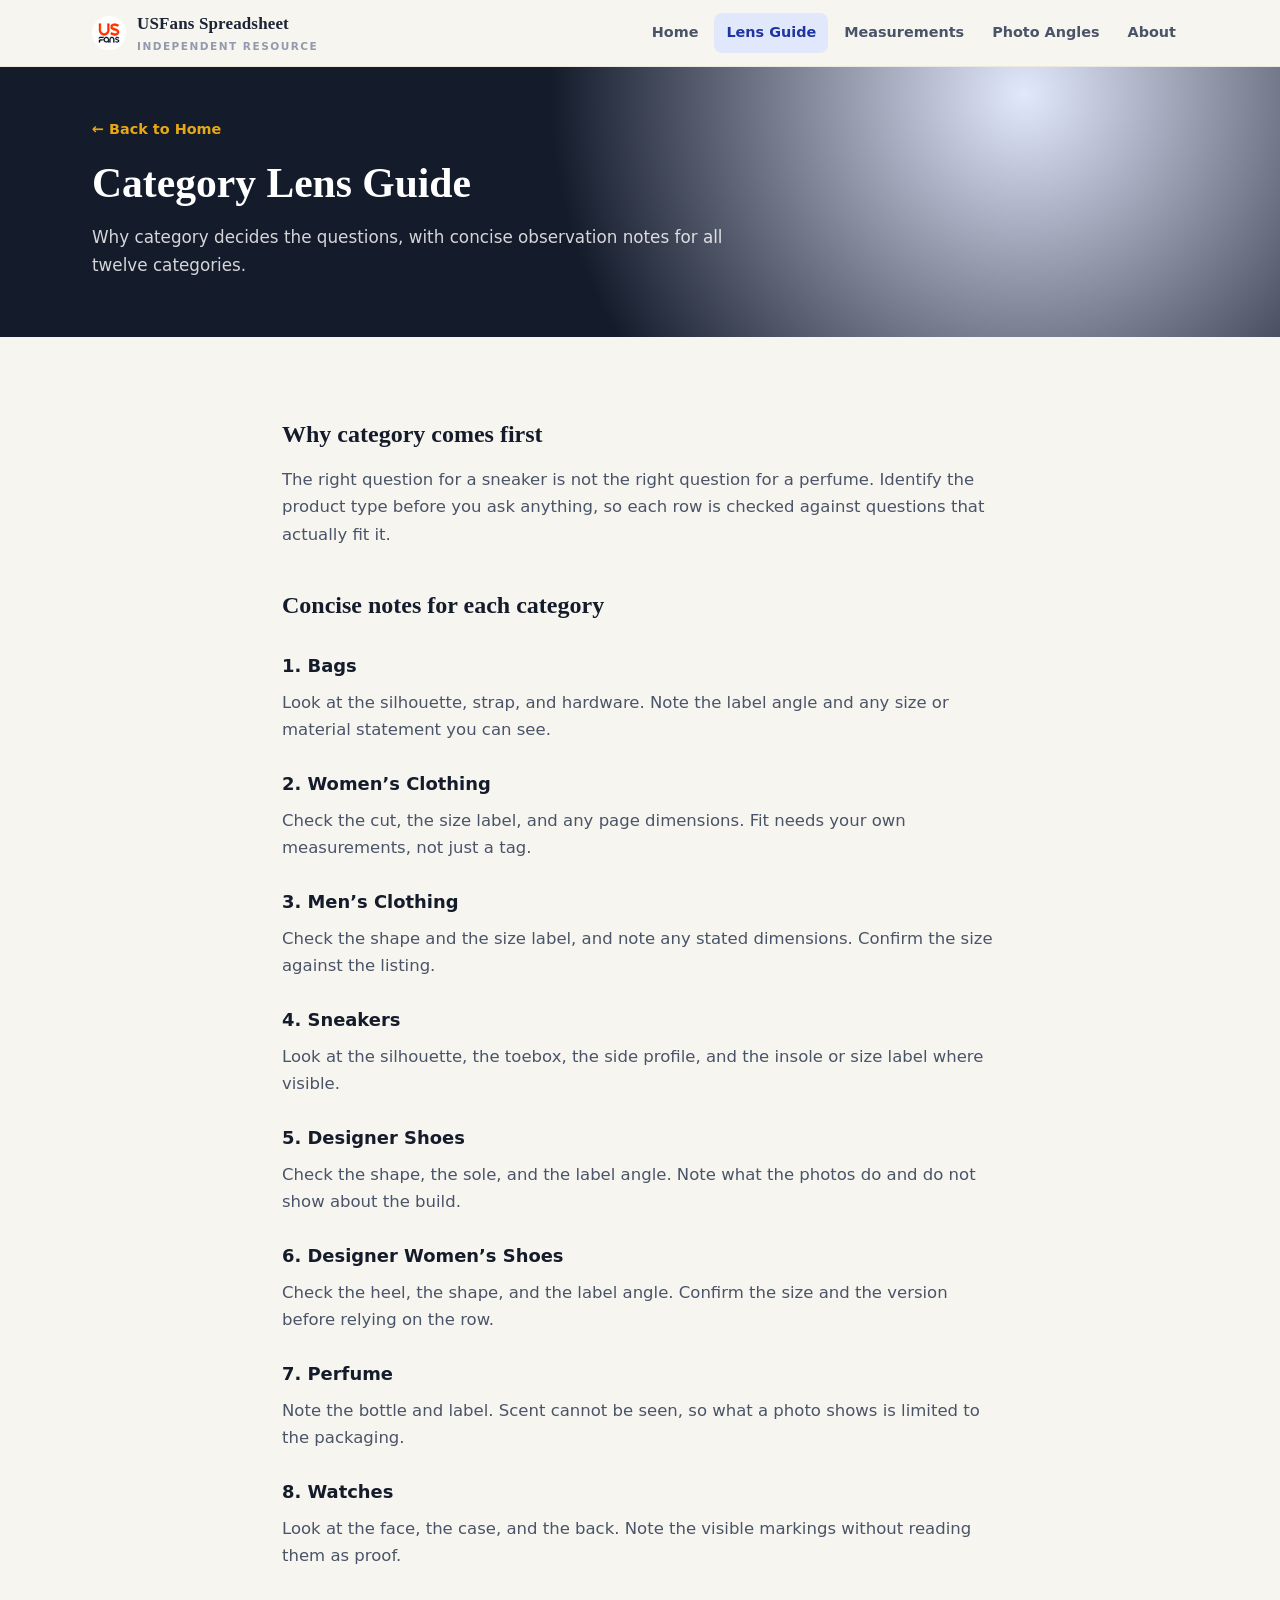
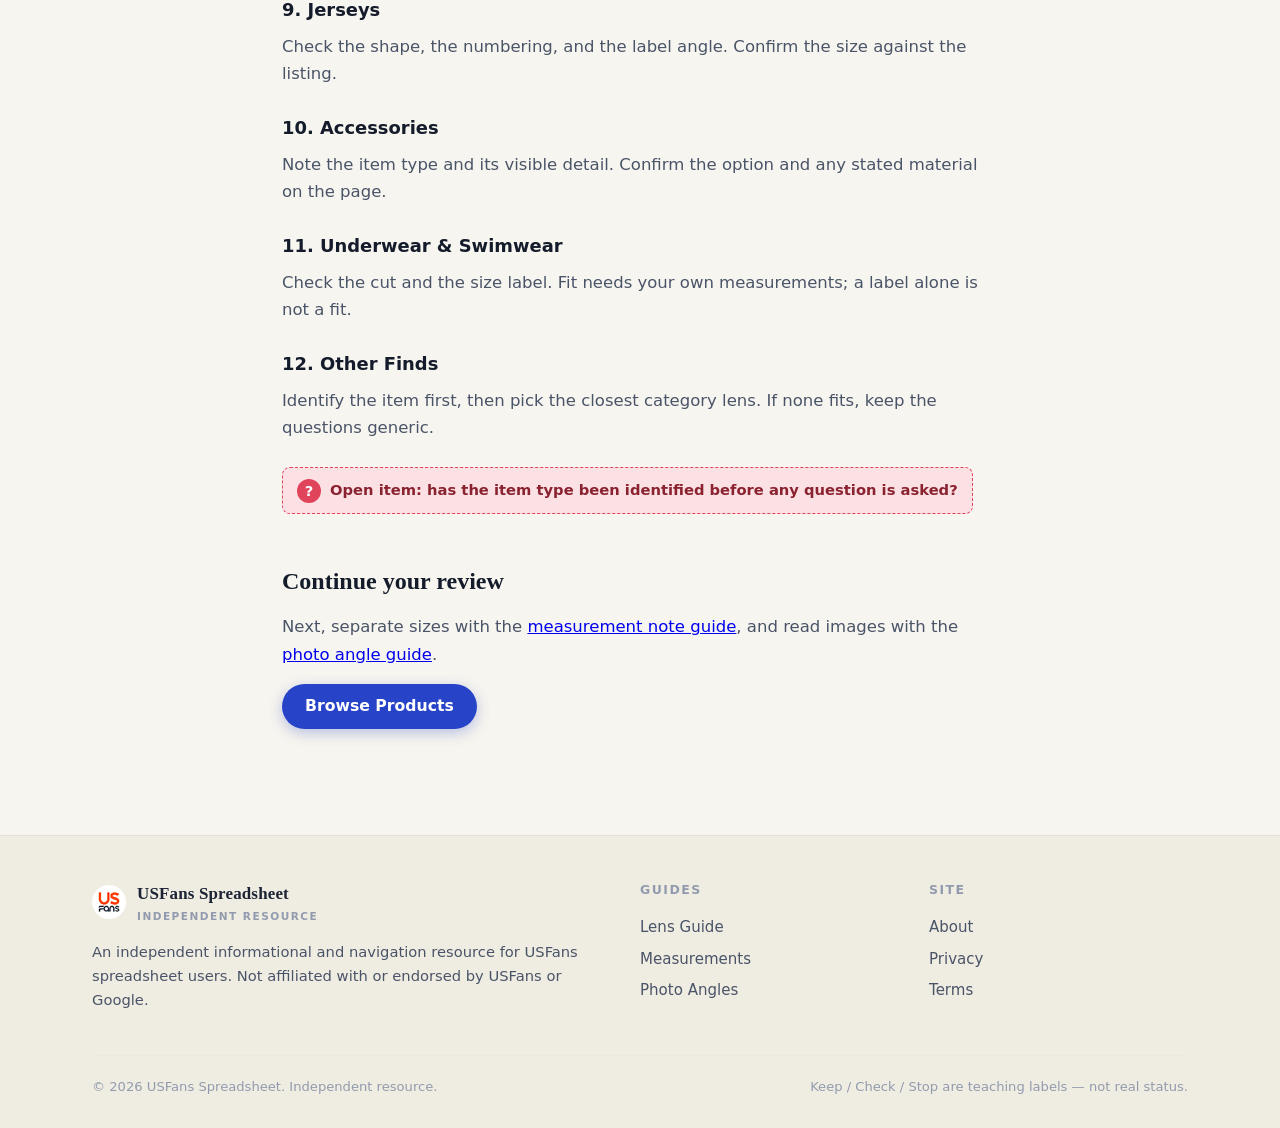
<file: category-lens-guide/index.html>
<!DOCTYPE html>
<html lang="en">
<head>
  <meta charset="UTF-8">
  <meta name="viewport" content="width=device-width, initial-scale=1.0">
  <title>Category Lens Guide | USFans Spreadsheet</title>
  <meta name="description" content="Why category decides the questions, with concise observation notes for all twelve USFans spreadsheet categories.">
  <link rel="canonical" href="https://repglide.github.io/usfans-spreadsheet/category-lens-guide/">
  <link rel="icon" type="image/png" href="../assets/images/favicon.png">
  <link rel="stylesheet" href="../assets/css/styles.css">

  <meta property="og:type" content="article">
  <meta property="og:url" content="https://repglide.github.io/usfans-spreadsheet/category-lens-guide/">
  <meta property="og:title" content="Category Lens Guide | USFans Spreadsheet">
  <meta property="og:description" content="Why category decides the questions, with concise observation notes for all twelve USFans spreadsheet categories.">
  <meta name="twitter:card" content="summary">

  <script type="application/ld+json">
  {
    "@context": "https://schema.org",
    "@graph": [
      { "@type": "WebSite", "@id": "https://repglide.github.io/usfans-spreadsheet/#website", "url": "https://repglide.github.io/usfans-spreadsheet/", "name": "USFans Spreadsheet & Category Guide" },
      { "@type": "BreadcrumbList", "itemListElement": [
        { "@type": "ListItem", "position": 1, "name": "Home", "item": "https://repglide.github.io/usfans-spreadsheet/" },
        { "@type": "ListItem", "position": 2, "name": "Category Lens Guide", "item": "https://repglide.github.io/usfans-spreadsheet/category-lens-guide/" }
      ]},
      { "@type": "Article", "@id": "https://repglide.github.io/usfans-spreadsheet/category-lens-guide/#article", "headline": "Category Lens Guide", "description": "Why category decides the questions, with concise observation notes for all twelve USFans spreadsheet categories.", "isPartOf": { "@id": "https://repglide.github.io/usfans-spreadsheet/#website" } }
    ]
  }
  </script>
</head>
<body>
  <a href="#main-content" class="skip-link">Skip to main content</a>

  <header class="site-header">
    <div class="container header-inner">
      <a href="../index.html" class="brand" aria-label="USFans Spreadsheet Home">
        <img src="../assets/images/logo.png" alt="USFans logo" width="34" height="34">
        <span class="brand-name">USFans Spreadsheet<small>Independent Resource</small></span>
      </a>
      <button class="mobile-nav-toggle" aria-expanded="false" aria-label="Toggle navigation menu">
        <svg viewBox="0 0 24 24" fill="none" stroke="currentColor" stroke-width="2" width="22" height="22"><line x1="3" y1="6" x2="21" y2="6"></line><line x1="3" y1="12" x2="21" y2="12"></line><line x1="3" y1="18" x2="21" y2="18"></line></svg>
      </button>
      <nav class="main-nav" aria-label="Primary Navigation">
        <ul>
          <li><a href="../index.html">Home</a></li>
          <li><a href="../category-lens-guide/" class="active">Lens Guide</a></li>
          <li><a href="../measurement-note-guide/">Measurements</a></li>
          <li><a href="../photo-angle-guide/">Photo Angles</a></li>
          <li><a href="../about/">About</a></li>
        </ul>
      </nav>
    </div>
  </header>

  <main id="main-content">
    <section class="page-hero">
      <div class="container">
        <a class="back-link" href="../index.html">← Back to Home</a>
        <h1>Category Lens Guide</h1>
        <p>Why category decides the questions, with concise observation notes for all twelve categories.</p>
      </div>
    </section>

    <div class="article-body">
      <h2>Why category comes first</h2>
      <p>The right question for a sneaker is not the right question for a perfume. Identify the product type before you ask anything, so each row is checked against questions that actually fit it.</p>

      <h2>Concise notes for each category</h2>
      <h3>1. Bags</h3>
      <p>Look at the silhouette, strap, and hardware. Note the label angle and any size or material statement you can see.</p>
      <h3>2. Women&rsquo;s Clothing</h3>
      <p>Check the cut, the size label, and any page dimensions. Fit needs your own measurements, not just a tag.</p>
      <h3>3. Men&rsquo;s Clothing</h3>
      <p>Check the shape and the size label, and note any stated dimensions. Confirm the size against the listing.</p>
      <h3>4. Sneakers</h3>
      <p>Look at the silhouette, the toebox, the side profile, and the insole or size label where visible.</p>
      <h3>5. Designer Shoes</h3>
      <p>Check the shape, the sole, and the label angle. Note what the photos do and do not show about the build.</p>
      <h3>6. Designer Women&rsquo;s Shoes</h3>
      <p>Check the heel, the shape, and the label angle. Confirm the size and the version before relying on the row.</p>
      <h3>7. Perfume</h3>
      <p>Note the bottle and label. Scent cannot be seen, so what a photo shows is limited to the packaging.</p>
      <h3>8. Watches</h3>
      <p>Look at the face, the case, and the back. Note the visible markings without reading them as proof.</p>
      <h3>9. Jerseys</h3>
      <p>Check the shape, the numbering, and the label angle. Confirm the size against the listing.</p>
      <h3>10. Accessories</h3>
      <p>Note the item type and its visible detail. Confirm the option and any stated material on the page.</p>
      <h3>11. Underwear &amp; Swimwear</h3>
      <p>Check the cut and the size label. Fit needs your own measurements; a label alone is not a fit.</p>
      <h3>12. Other Finds</h3>
      <p>Identify the item first, then pick the closest category lens. If none fits, keep the questions generic.</p>

      <div class="open-note"><span class="qmark">?</span>Open item: has the item type been identified before any question is asked?</div>

      <h2>Continue your review</h2>
      <p>Next, separate sizes with the <a href="../measurement-note-guide/">measurement note guide</a>, and read images with the <a href="../photo-angle-guide/">photo angle guide</a>.</p>
      <p><a href="https://repglide.com/?agent=usfans" class="btn btn-primary" target="_blank" rel="nofollow noopener">Browse Products</a></p>
    </div>
  </main>

  <footer class="site-footer">
    <div class="container">
      <div class="footer-grid">
        <div class="footer-brand">
          <a href="../index.html" class="brand" aria-label="USFans Spreadsheet Home">
            <img src="../assets/images/logo.png" alt="USFans logo" width="30" height="30">
            <span class="brand-name">USFans Spreadsheet<small>Independent Resource</small></span>
          </a>
          <p>An independent informational and navigation resource for USFans spreadsheet users. Not affiliated with or endorsed by USFans or Google.</p>
        </div>
        <div class="footer-col">
          <h4>Guides</h4>
          <ul>
            <li><a href="../category-lens-guide/">Lens Guide</a></li>
            <li><a href="../measurement-note-guide/">Measurements</a></li>
            <li><a href="../photo-angle-guide/">Photo Angles</a></li>
          </ul>
        </div>
        <div class="footer-col">
          <h4>Site</h4>
          <ul>
            <li><a href="../about/">About</a></li>
            <li><a href="../privacy/">Privacy</a></li>
            <li><a href="../terms/">Terms</a></li>
          </ul>
        </div>
      </div>
      <div class="footer-bottom">
        <span>&copy; <span id="year">2026</span> USFans Spreadsheet. Independent resource.</span>
        <span>Keep / Check / Stop are teaching labels — not real status.</span>
      </div>
    </div>
  </footer>

  <script src="../assets/js/main.js"></script>
</body>
</html>
</file>
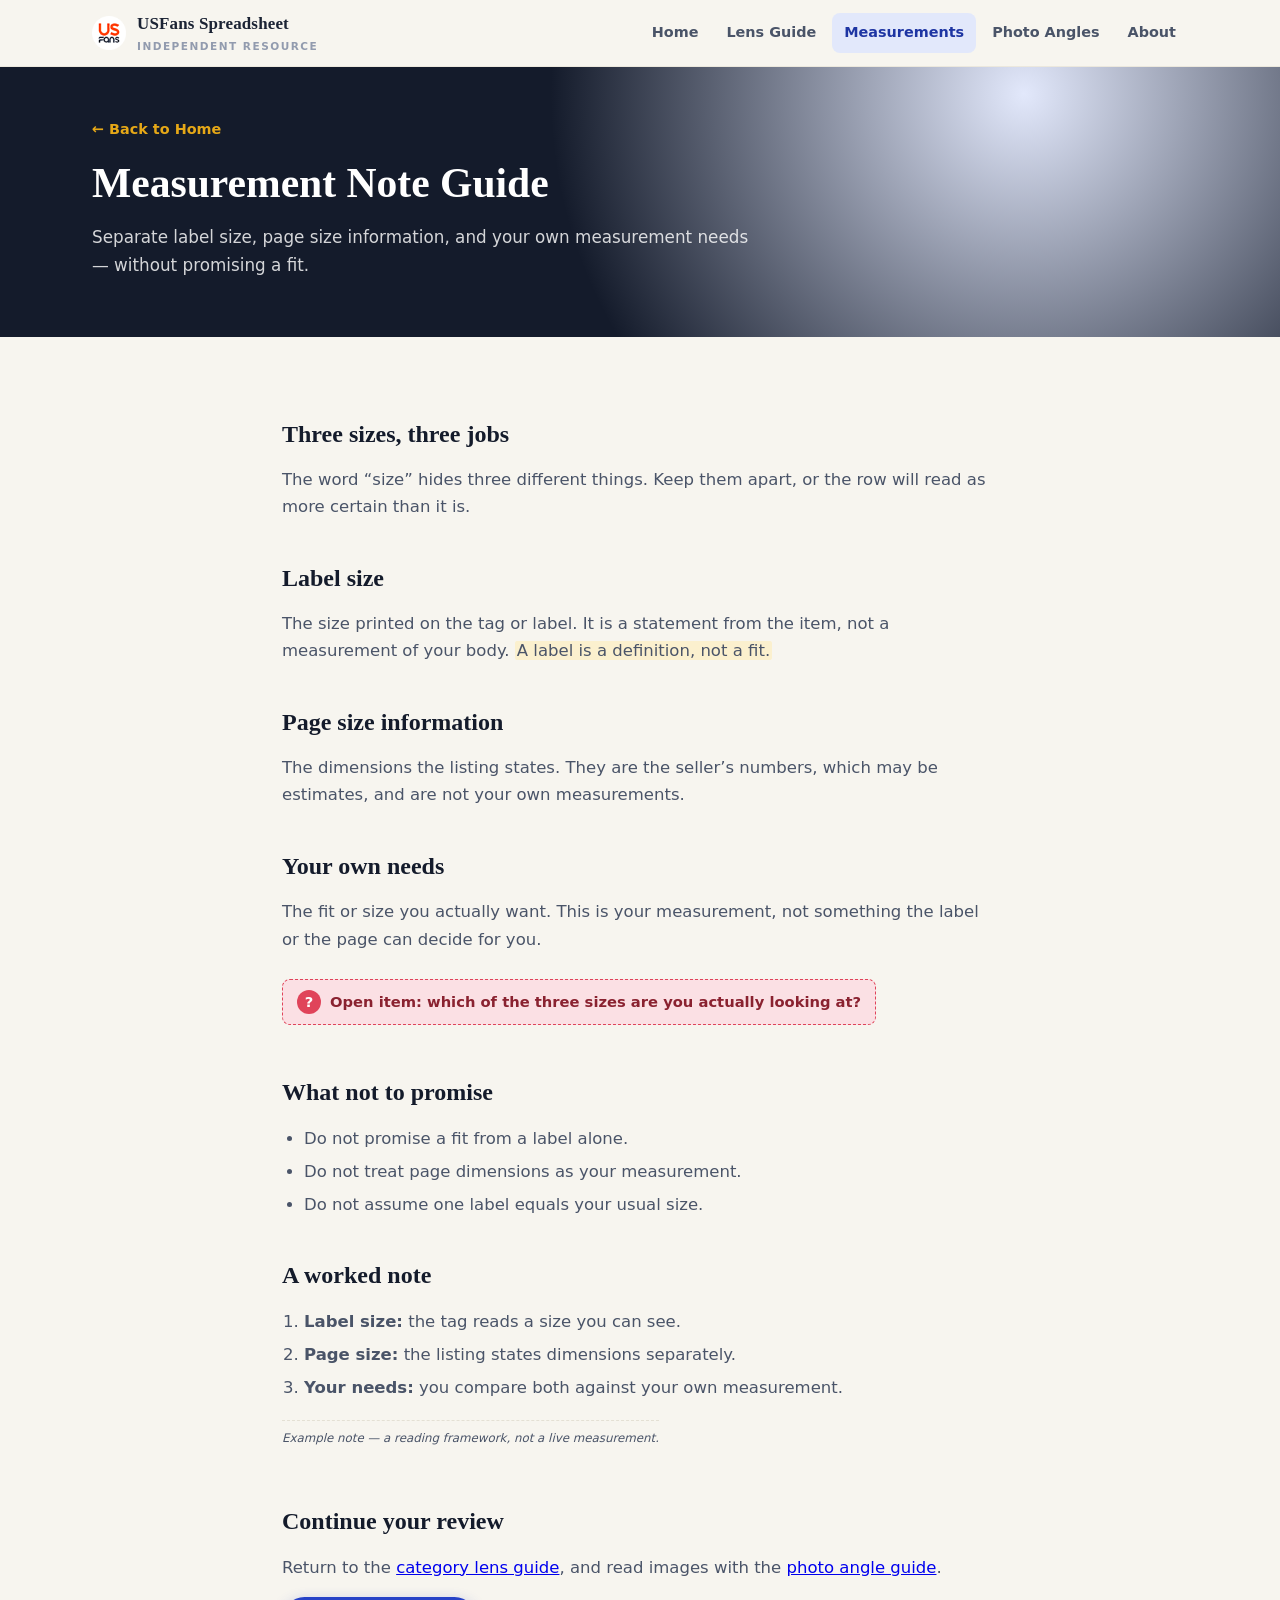
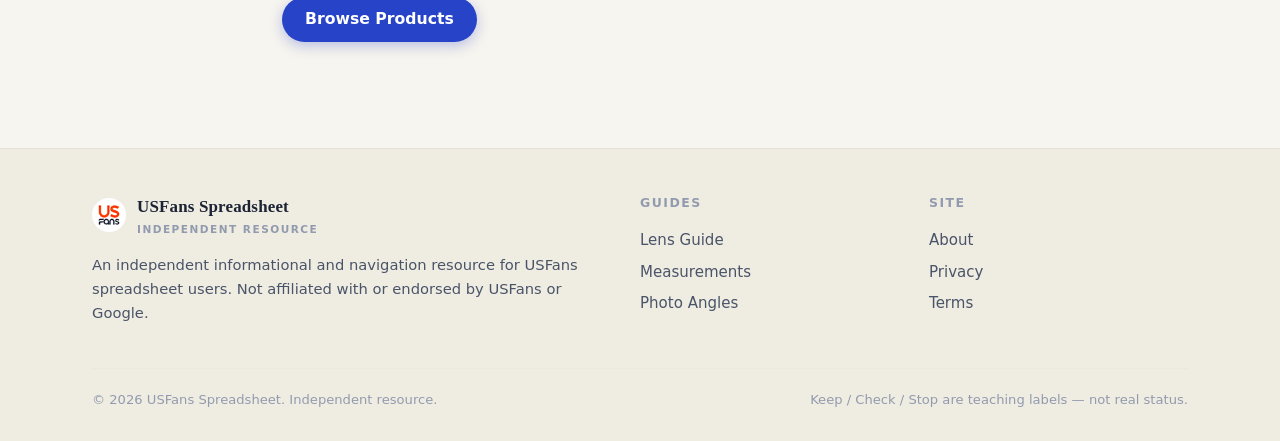
<file: measurement-note-guide/index.html>
<!DOCTYPE html>
<html lang="en">
<head>
  <meta charset="UTF-8">
  <meta name="viewport" content="width=device-width, initial-scale=1.0">
  <title>Measurement Note Guide | USFans Spreadsheet</title>
  <meta name="description" content="Separate label size, page size information, and your own measurement needs — without promising a fit.">
  <link rel="canonical" href="https://repglide.github.io/usfans-spreadsheet/measurement-note-guide/">
  <link rel="icon" type="image/png" href="../assets/images/favicon.png">
  <link rel="stylesheet" href="../assets/css/styles.css">

  <meta property="og:type" content="article">
  <meta property="og:url" content="https://repglide.github.io/usfans-spreadsheet/measurement-note-guide/">
  <meta property="og:title" content="Measurement Note Guide | USFans Spreadsheet">
  <meta property="og:description" content="Separate label size, page size information, and your own measurement needs — without promising a fit.">
  <meta name="twitter:card" content="summary">

  <script type="application/ld+json">
  {
    "@context": "https://schema.org",
    "@graph": [
      { "@type": "WebSite", "@id": "https://repglide.github.io/usfans-spreadsheet/#website", "url": "https://repglide.github.io/usfans-spreadsheet/", "name": "USFans Spreadsheet & Category Guide" },
      { "@type": "BreadcrumbList", "itemListElement": [
        { "@type": "ListItem", "position": 1, "name": "Home", "item": "https://repglide.github.io/usfans-spreadsheet/" },
        { "@type": "ListItem", "position": 2, "name": "Measurement Note Guide", "item": "https://repglide.github.io/usfans-spreadsheet/measurement-note-guide/" }
      ]},
      { "@type": "Article", "@id": "https://repglide.github.io/usfans-spreadsheet/measurement-note-guide/#article", "headline": "Measurement Note Guide", "description": "Separate label size, page size information, and your own measurement needs — without promising a fit.", "isPartOf": { "@id": "https://repglide.github.io/usfans-spreadsheet/#website" } }
    ]
  }
  </script>
</head>
<body>
  <a href="#main-content" class="skip-link">Skip to main content</a>

  <header class="site-header">
    <div class="container header-inner">
      <a href="../index.html" class="brand" aria-label="USFans Spreadsheet Home">
        <img src="../assets/images/logo.png" alt="USFans logo" width="34" height="34">
        <span class="brand-name">USFans Spreadsheet<small>Independent Resource</small></span>
      </a>
      <button class="mobile-nav-toggle" aria-expanded="false" aria-label="Toggle navigation menu">
        <svg viewBox="0 0 24 24" fill="none" stroke="currentColor" stroke-width="2" width="22" height="22"><line x1="3" y1="6" x2="21" y2="6"></line><line x1="3" y1="12" x2="21" y2="12"></line><line x1="3" y1="18" x2="21" y2="18"></line></svg>
      </button>
      <nav class="main-nav" aria-label="Primary Navigation">
        <ul>
          <li><a href="../index.html">Home</a></li>
          <li><a href="../category-lens-guide/">Lens Guide</a></li>
          <li><a href="../measurement-note-guide/" class="active">Measurements</a></li>
          <li><a href="../photo-angle-guide/">Photo Angles</a></li>
          <li><a href="../about/">About</a></li>
        </ul>
      </nav>
    </div>
  </header>

  <main id="main-content">
    <section class="page-hero">
      <div class="container">
        <a class="back-link" href="../index.html">← Back to Home</a>
        <h1>Measurement Note Guide</h1>
        <p>Separate label size, page size information, and your own measurement needs — without promising a fit.</p>
      </div>
    </section>

    <div class="article-body">
      <h2>Three sizes, three jobs</h2>
      <p>The word &ldquo;size&rdquo; hides three different things. Keep them apart, or the row will read as more certain than it is.</p>

      <h2>Label size</h2>
      <p>The size printed on the tag or label. It is a statement from the item, not a measurement of your body. <span class="hl">A label is a definition, not a fit.</span></p>

      <h2>Page size information</h2>
      <p>The dimensions the listing states. They are the seller&rsquo;s numbers, which may be estimates, and are not your own measurements.</p>

      <h2>Your own needs</h2>
      <p>The fit or size you actually want. This is your measurement, not something the label or the page can decide for you.</p>

      <div class="open-note"><span class="qmark">?</span>Open item: which of the three sizes are you actually looking at?</div>

      <h2>What not to promise</h2>
      <ul>
        <li>Do not promise a fit from a label alone.</li>
        <li>Do not treat page dimensions as your measurement.</li>
        <li>Do not assume one label equals your usual size.</li>
      </ul>

      <h2>A worked note</h2>
      <ol>
        <li><strong>Label size:</strong> the tag reads a size you can see.</li>
        <li><strong>Page size:</strong> the listing states dimensions separately.</li>
        <li><strong>Your needs:</strong> you compare both against your own measurement.</li>
      </ol>
      <p class="example-flag">Example note — a reading framework, not a live measurement.</p>

      <h2>Continue your review</h2>
      <p>Return to the <a href="../category-lens-guide/">category lens guide</a>, and read images with the <a href="../photo-angle-guide/">photo angle guide</a>.</p>
      <p><a href="https://repglide.com/?agent=usfans" class="btn btn-primary" target="_blank" rel="nofollow noopener">Browse Products</a></p>
    </div>
  </main>

  <footer class="site-footer">
    <div class="container">
      <div class="footer-grid">
        <div class="footer-brand">
          <a href="../index.html" class="brand" aria-label="USFans Spreadsheet Home">
            <img src="../assets/images/logo.png" alt="USFans logo" width="30" height="30">
            <span class="brand-name">USFans Spreadsheet<small>Independent Resource</small></span>
          </a>
          <p>An independent informational and navigation resource for USFans spreadsheet users. Not affiliated with or endorsed by USFans or Google.</p>
        </div>
        <div class="footer-col">
          <h4>Guides</h4>
          <ul>
            <li><a href="../category-lens-guide/">Lens Guide</a></li>
            <li><a href="../measurement-note-guide/">Measurements</a></li>
            <li><a href="../photo-angle-guide/">Photo Angles</a></li>
          </ul>
        </div>
        <div class="footer-col">
          <h4>Site</h4>
          <ul>
            <li><a href="../about/">About</a></li>
            <li><a href="../privacy/">Privacy</a></li>
            <li><a href="../terms/">Terms</a></li>
          </ul>
        </div>
      </div>
      <div class="footer-bottom">
        <span>&copy; <span id="year">2026</span> USFans Spreadsheet. Independent resource.</span>
        <span>Keep / Check / Stop are teaching labels — not real status.</span>
      </div>
    </div>
  </footer>

  <script src="../assets/js/main.js"></script>
</body>
</html>
</file>
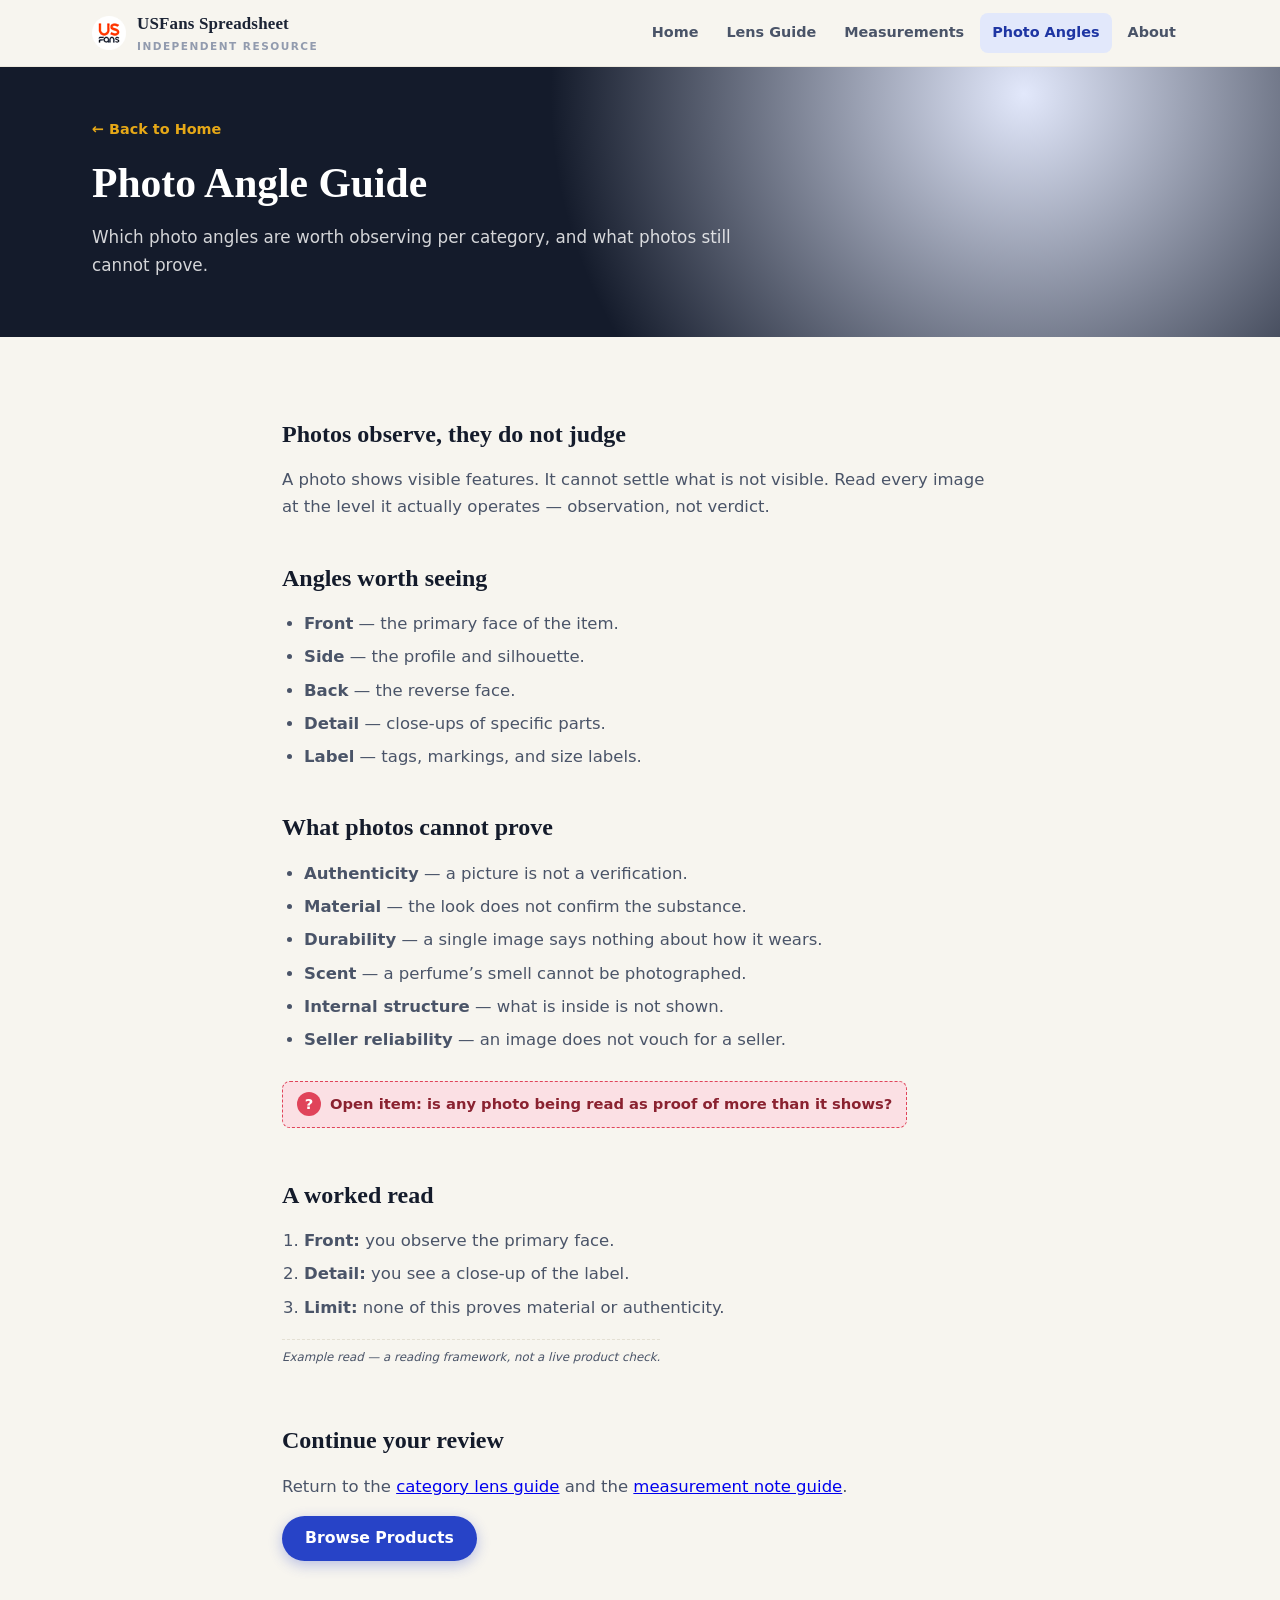
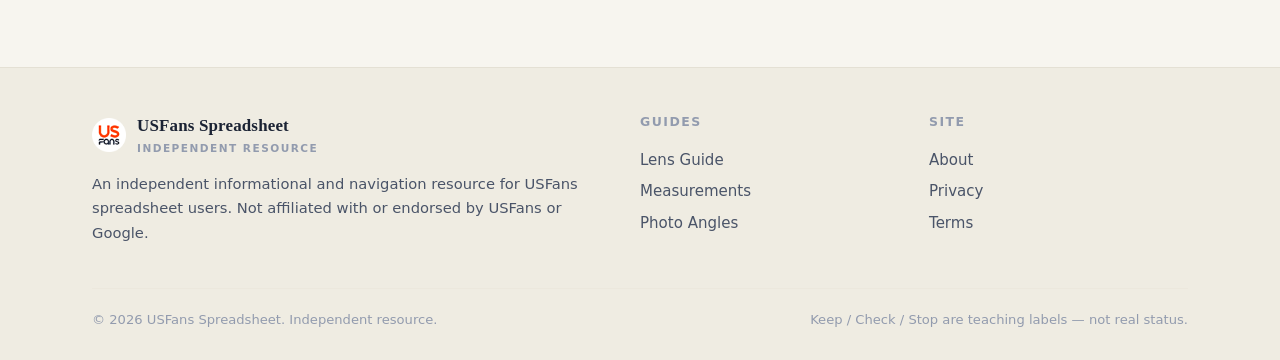
<file: photo-angle-guide/index.html>
<!DOCTYPE html>
<html lang="en">
<head>
  <meta charset="UTF-8">
  <meta name="viewport" content="width=device-width, initial-scale=1.0">
  <title>Photo Angle Guide | USFans Spreadsheet</title>
  <meta name="description" content="Which photo angles are worth observing per category, and what photos still cannot prove.">
  <link rel="canonical" href="https://repglide.github.io/usfans-spreadsheet/photo-angle-guide/">
  <link rel="icon" type="image/png" href="../assets/images/favicon.png">
  <link rel="stylesheet" href="../assets/css/styles.css">

  <meta property="og:type" content="article">
  <meta property="og:url" content="https://repglide.github.io/usfans-spreadsheet/photo-angle-guide/">
  <meta property="og:title" content="Photo Angle Guide | USFans Spreadsheet">
  <meta property="og:description" content="Which photo angles are worth observing per category, and what photos still cannot prove.">
  <meta name="twitter:card" content="summary">

  <script type="application/ld+json">
  {
    "@context": "https://schema.org",
    "@graph": [
      { "@type": "WebSite", "@id": "https://repglide.github.io/usfans-spreadsheet/#website", "url": "https://repglide.github.io/usfans-spreadsheet/", "name": "USFans Spreadsheet & Category Guide" },
      { "@type": "BreadcrumbList", "itemListElement": [
        { "@type": "ListItem", "position": 1, "name": "Home", "item": "https://repglide.github.io/usfans-spreadsheet/" },
        { "@type": "ListItem", "position": 2, "name": "Photo Angle Guide", "item": "https://repglide.github.io/usfans-spreadsheet/photo-angle-guide/" }
      ]},
      { "@type": "Article", "@id": "https://repglide.github.io/usfans-spreadsheet/photo-angle-guide/#article", "headline": "Photo Angle Guide", "description": "Which photo angles are worth observing per category, and what photos still cannot prove.", "isPartOf": { "@id": "https://repglide.github.io/usfans-spreadsheet/#website" } }
    ]
  }
  </script>
</head>
<body>
  <a href="#main-content" class="skip-link">Skip to main content</a>

  <header class="site-header">
    <div class="container header-inner">
      <a href="../index.html" class="brand" aria-label="USFans Spreadsheet Home">
        <img src="../assets/images/logo.png" alt="USFans logo" width="34" height="34">
        <span class="brand-name">USFans Spreadsheet<small>Independent Resource</small></span>
      </a>
      <button class="mobile-nav-toggle" aria-expanded="false" aria-label="Toggle navigation menu">
        <svg viewBox="0 0 24 24" fill="none" stroke="currentColor" stroke-width="2" width="22" height="22"><line x1="3" y1="6" x2="21" y2="6"></line><line x1="3" y1="12" x2="21" y2="12"></line><line x1="3" y1="18" x2="21" y2="18"></line></svg>
      </button>
      <nav class="main-nav" aria-label="Primary Navigation">
        <ul>
          <li><a href="../index.html">Home</a></li>
          <li><a href="../category-lens-guide/">Lens Guide</a></li>
          <li><a href="../measurement-note-guide/">Measurements</a></li>
          <li><a href="../photo-angle-guide/" class="active">Photo Angles</a></li>
          <li><a href="../about/">About</a></li>
        </ul>
      </nav>
    </div>
  </header>

  <main id="main-content">
    <section class="page-hero">
      <div class="container">
        <a class="back-link" href="../index.html">← Back to Home</a>
        <h1>Photo Angle Guide</h1>
        <p>Which photo angles are worth observing per category, and what photos still cannot prove.</p>
      </div>
    </section>

    <div class="article-body">
      <h2>Photos observe, they do not judge</h2>
      <p>A photo shows visible features. It cannot settle what is not visible. Read every image at the level it actually operates — observation, not verdict.</p>

      <h2>Angles worth seeing</h2>
      <ul>
        <li><strong>Front</strong> — the primary face of the item.</li>
        <li><strong>Side</strong> — the profile and silhouette.</li>
        <li><strong>Back</strong> — the reverse face.</li>
        <li><strong>Detail</strong> — close-ups of specific parts.</li>
        <li><strong>Label</strong> — tags, markings, and size labels.</li>
      </ul>

      <h2>What photos cannot prove</h2>
      <ul>
        <li><strong>Authenticity</strong> — a picture is not a verification.</li>
        <li><strong>Material</strong> — the look does not confirm the substance.</li>
        <li><strong>Durability</strong> — a single image says nothing about how it wears.</li>
        <li><strong>Scent</strong> — a perfume&rsquo;s smell cannot be photographed.</li>
        <li><strong>Internal structure</strong> — what is inside is not shown.</li>
        <li><strong>Seller reliability</strong> — an image does not vouch for a seller.</li>
      </ul>

      <div class="open-note"><span class="qmark">?</span>Open item: is any photo being read as proof of more than it shows?</div>

      <h2>A worked read</h2>
      <ol>
        <li><strong>Front:</strong> you observe the primary face.</li>
        <li><strong>Detail:</strong> you see a close-up of the label.</li>
        <li><strong>Limit:</strong> none of this proves material or authenticity.</li>
      </ol>
      <p class="example-flag">Example read — a reading framework, not a live product check.</p>

      <h2>Continue your review</h2>
      <p>Return to the <a href="../category-lens-guide/">category lens guide</a> and the <a href="../measurement-note-guide/">measurement note guide</a>.</p>
      <p><a href="https://repglide.com/?agent=usfans" class="btn btn-primary" target="_blank" rel="nofollow noopener">Browse Products</a></p>
    </div>
  </main>

  <footer class="site-footer">
    <div class="container">
      <div class="footer-grid">
        <div class="footer-brand">
          <a href="../index.html" class="brand" aria-label="USFans Spreadsheet Home">
            <img src="../assets/images/logo.png" alt="USFans logo" width="30" height="30">
            <span class="brand-name">USFans Spreadsheet<small>Independent Resource</small></span>
          </a>
          <p>An independent informational and navigation resource for USFans spreadsheet users. Not affiliated with or endorsed by USFans or Google.</p>
        </div>
        <div class="footer-col">
          <h4>Guides</h4>
          <ul>
            <li><a href="../category-lens-guide/">Lens Guide</a></li>
            <li><a href="../measurement-note-guide/">Measurements</a></li>
            <li><a href="../photo-angle-guide/">Photo Angles</a></li>
          </ul>
        </div>
        <div class="footer-col">
          <h4>Site</h4>
          <ul>
            <li><a href="../about/">About</a></li>
            <li><a href="../privacy/">Privacy</a></li>
            <li><a href="../terms/">Terms</a></li>
          </ul>
        </div>
      </div>
      <div class="footer-bottom">
        <span>&copy; <span id="year">2026</span> USFans Spreadsheet. Independent resource.</span>
        <span>Keep / Check / Stop are teaching labels — not real status.</span>
      </div>
    </div>
  </footer>

  <script src="../assets/js/main.js"></script>
</body>
</html>
</file>
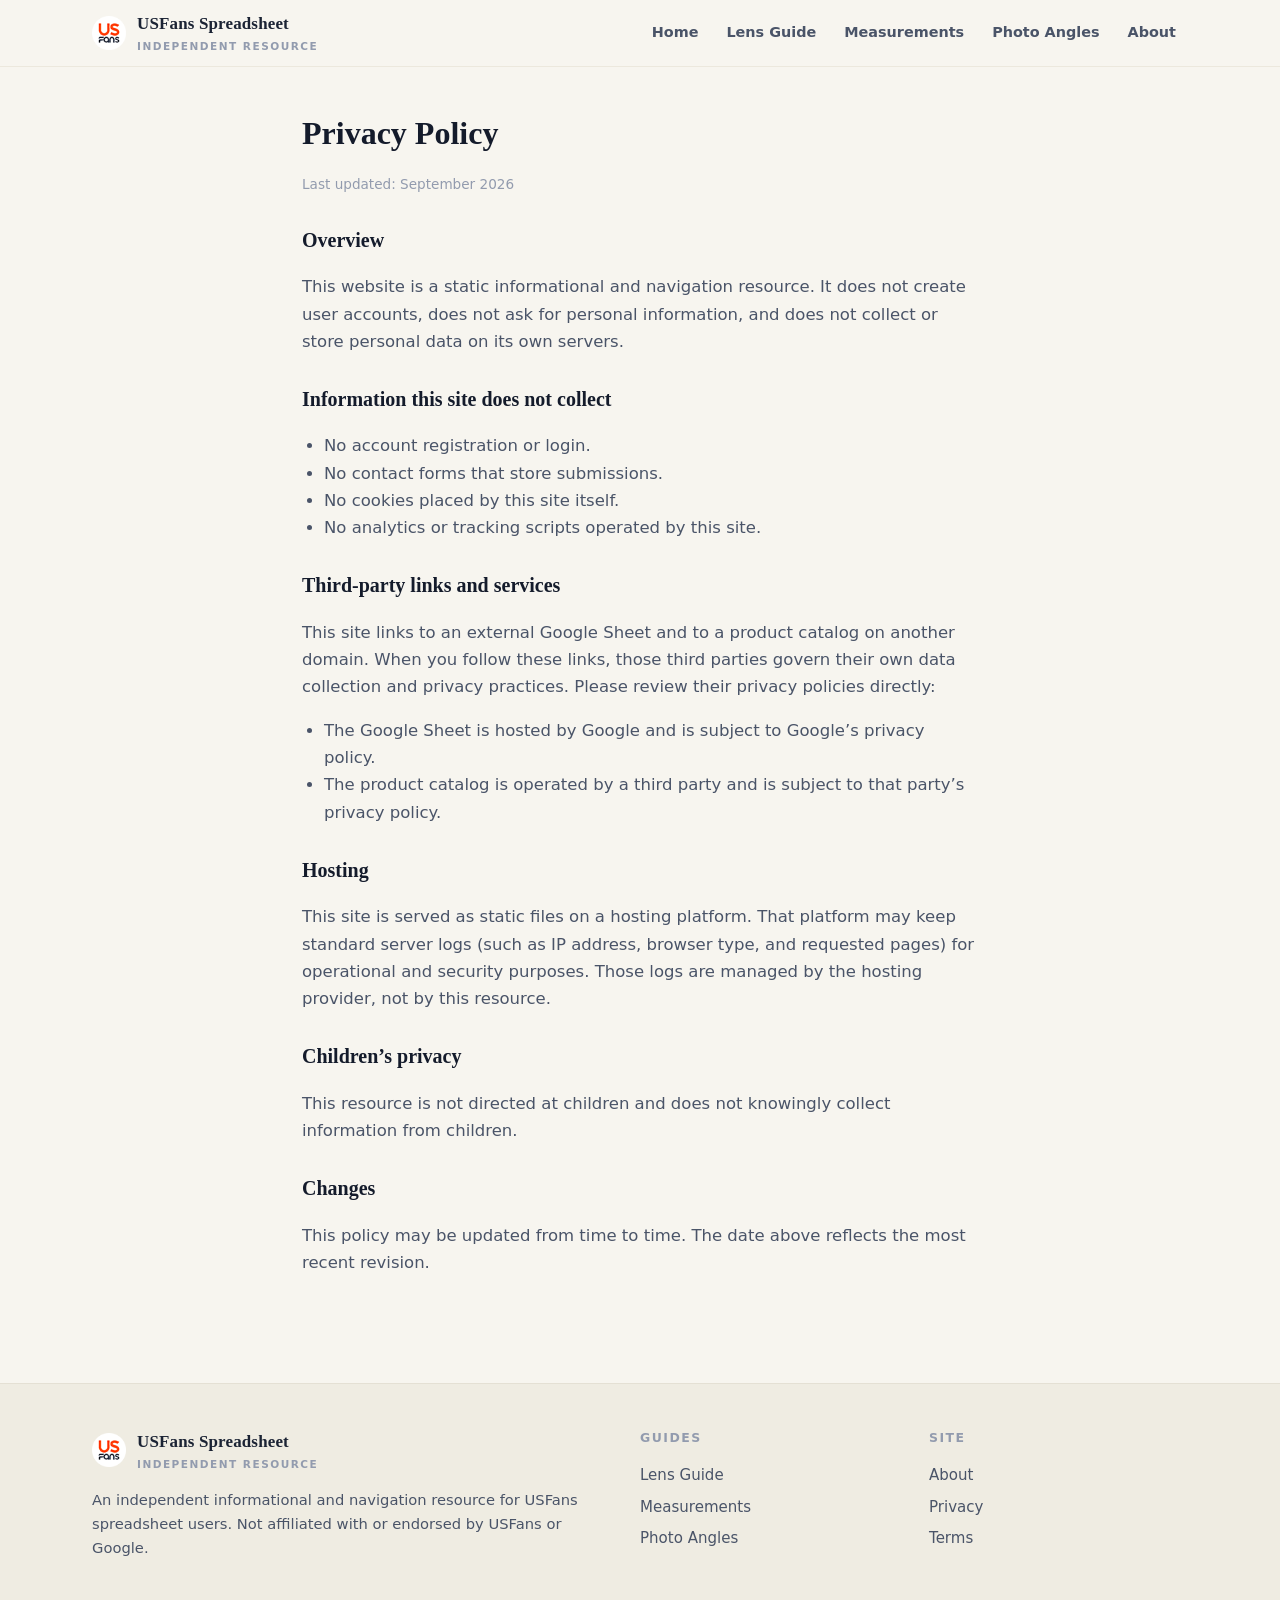
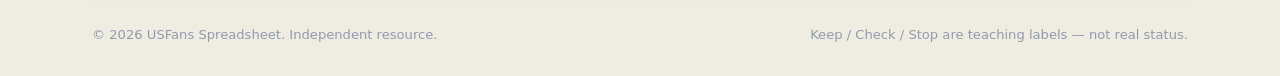
<file: privacy/index.html>
<!DOCTYPE html>
<html lang="en">
<head>
  <meta charset="UTF-8">
  <meta name="viewport" content="width=device-width, initial-scale=1.0">
  <title>Privacy Policy | USFans Spreadsheet</title>
  <meta name="description" content="Privacy policy for the USFans Spreadsheet independent resource.">
  <link rel="canonical" href="https://repglide.github.io/usfans-spreadsheet/privacy/">
  <link rel="icon" type="image/png" href="../assets/images/favicon.png">
  <link rel="stylesheet" href="../assets/css/styles.css">
  <meta name="robots" content="index, follow">
</head>
<body>
  <a href="#main-content" class="skip-link">Skip to main content</a>

  <header class="site-header">
    <div class="container header-inner">
      <a href="../index.html" class="brand" aria-label="USFans Spreadsheet Home">
        <img src="../assets/images/logo.png" alt="USFans logo" width="34" height="34">
        <span class="brand-name">USFans Spreadsheet<small>Independent Resource</small></span>
      </a>
      <button class="mobile-nav-toggle" aria-expanded="false" aria-label="Toggle navigation menu">
        <svg viewBox="0 0 24 24" fill="none" stroke="currentColor" stroke-width="2" width="22" height="22"><line x1="3" y1="6" x2="21" y2="6"></line><line x1="3" y1="12" x2="21" y2="12"></line><line x1="3" y1="18" x2="21" y2="18"></line></svg>
      </button>
      <nav class="main-nav" aria-label="Primary Navigation">
        <ul>
          <li><a href="../index.html">Home</a></li>
          <li><a href="../category-lens-guide/">Lens Guide</a></li>
          <li><a href="../measurement-note-guide/">Measurements</a></li>
          <li><a href="../photo-angle-guide/">Photo Angles</a></li>
          <li><a href="../about/">About</a></li>
        </ul>
      </nav>
    </div>
  </header>

  <main id="main-content">
    <div class="legal-body">
      <h1>Privacy Policy</h1>
      <p class="legal-date">Last updated: September 2026</p>

      <h2>Overview</h2>
      <p>This website is a static informational and navigation resource. It does not create user accounts, does not ask for personal information, and does not collect or store personal data on its own servers.</p>

      <h2>Information this site does not collect</h2>
      <ul>
        <li>No account registration or login.</li>
        <li>No contact forms that store submissions.</li>
        <li>No cookies placed by this site itself.</li>
        <li>No analytics or tracking scripts operated by this site.</li>
      </ul>

      <h2>Third-party links and services</h2>
      <p>This site links to an external Google Sheet and to a product catalog on another domain. When you follow these links, those third parties govern their own data collection and privacy practices. Please review their privacy policies directly:</p>
      <ul>
        <li>The Google Sheet is hosted by Google and is subject to Google&rsquo;s privacy policy.</li>
        <li>The product catalog is operated by a third party and is subject to that party&rsquo;s privacy policy.</li>
      </ul>

      <h2>Hosting</h2>
      <p>This site is served as static files on a hosting platform. That platform may keep standard server logs (such as IP address, browser type, and requested pages) for operational and security purposes. Those logs are managed by the hosting provider, not by this resource.</p>

      <h2>Children&rsquo;s privacy</h2>
      <p>This resource is not directed at children and does not knowingly collect information from children.</p>

      <h2>Changes</h2>
      <p>This policy may be updated from time to time. The date above reflects the most recent revision.</p>
    </div>
  </main>

  <footer class="site-footer">
    <div class="container">
      <div class="footer-grid">
        <div class="footer-brand">
          <a href="../index.html" class="brand" aria-label="USFans Spreadsheet Home">
            <img src="../assets/images/logo.png" alt="USFans logo" width="30" height="30">
            <span class="brand-name">USFans Spreadsheet<small>Independent Resource</small></span>
          </a>
          <p>An independent informational and navigation resource for USFans spreadsheet users. Not affiliated with or endorsed by USFans or Google.</p>
        </div>
        <div class="footer-col">
          <h4>Guides</h4>
          <ul>
            <li><a href="../category-lens-guide/">Lens Guide</a></li>
            <li><a href="../measurement-note-guide/">Measurements</a></li>
            <li><a href="../photo-angle-guide/">Photo Angles</a></li>
          </ul>
        </div>
        <div class="footer-col">
          <h4>Site</h4>
          <ul>
            <li><a href="../about/">About</a></li>
            <li><a href="../privacy/">Privacy</a></li>
            <li><a href="../terms/">Terms</a></li>
          </ul>
        </div>
      </div>
      <div class="footer-bottom">
        <span>&copy; <span id="year">2026</span> USFans Spreadsheet. Independent resource.</span>
        <span>Keep / Check / Stop are teaching labels — not real status.</span>
      </div>
    </div>
  </footer>

  <script src="../assets/js/main.js"></script>
</body>
</html>
</file>
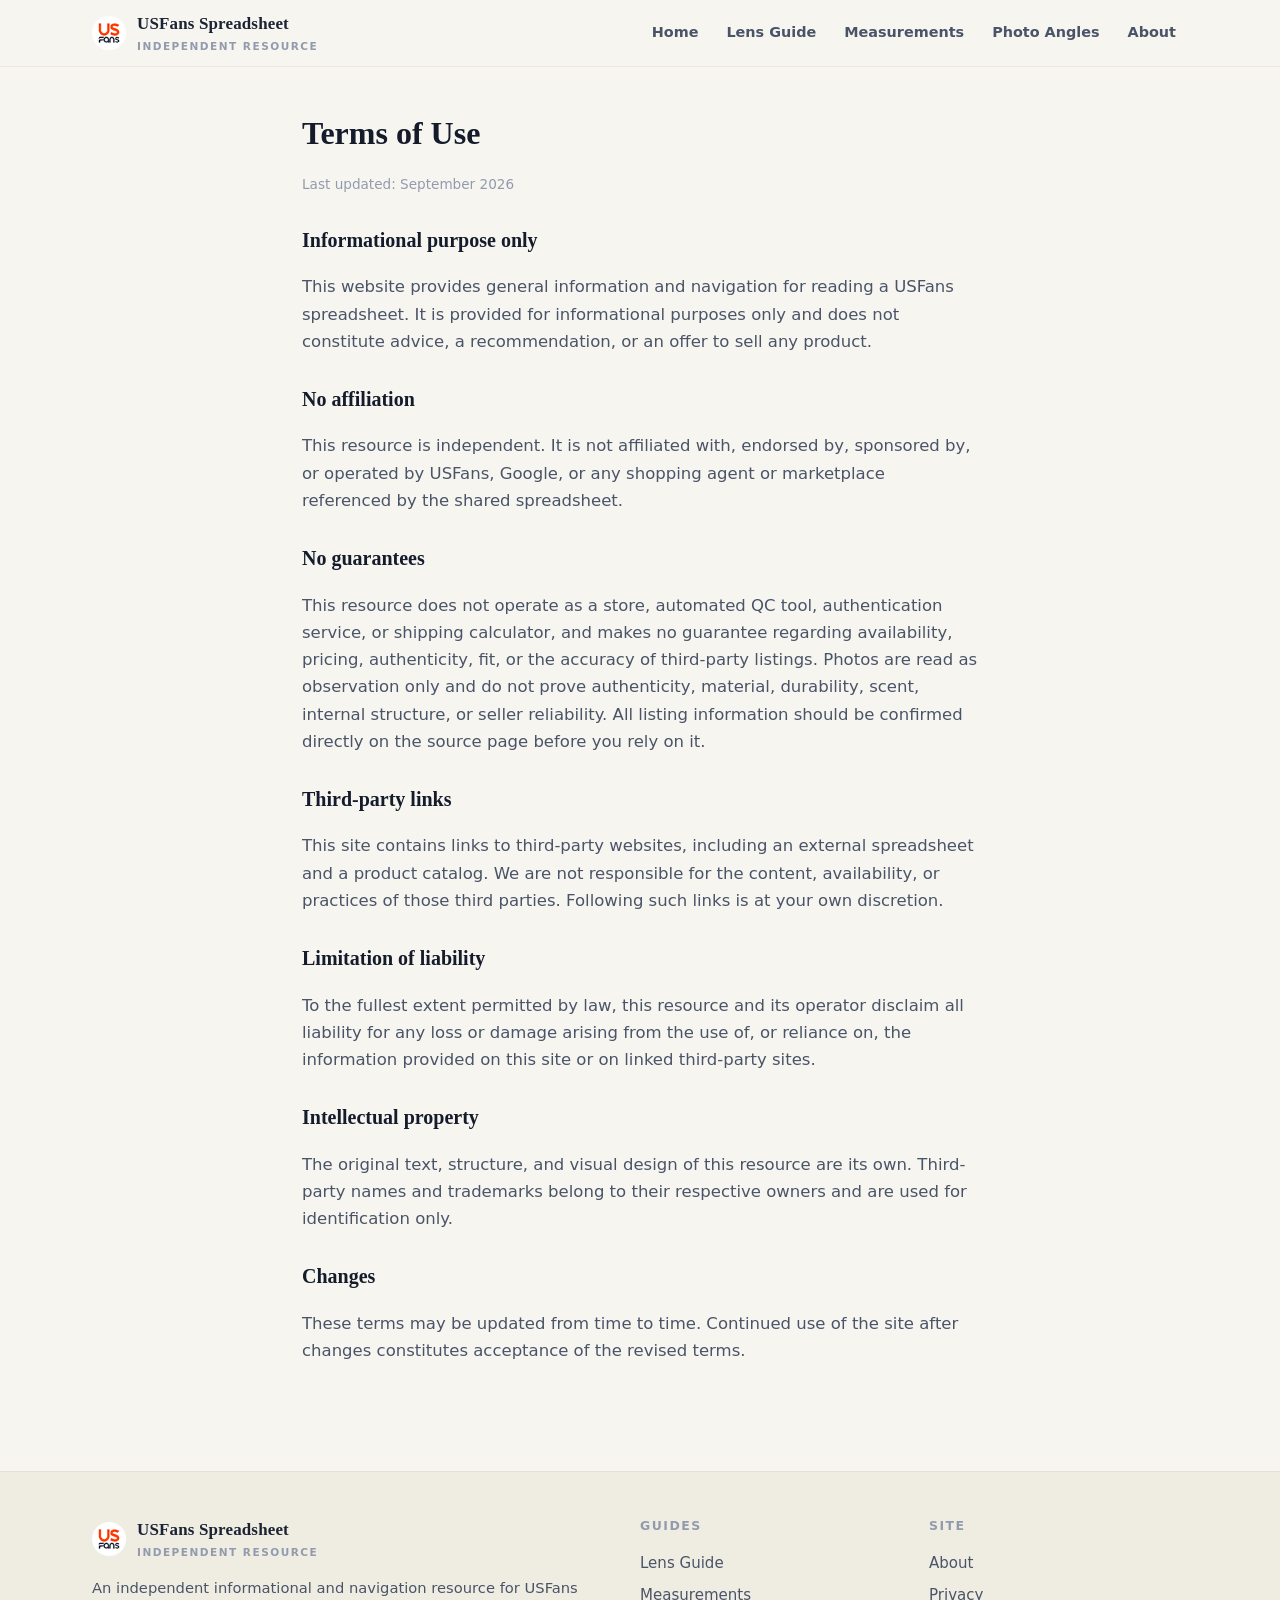
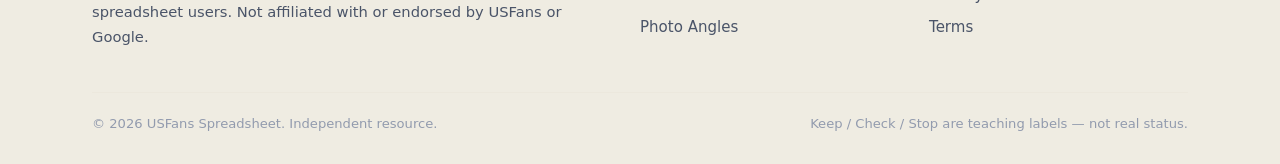
<file: terms/index.html>
<!DOCTYPE html>
<html lang="en">
<head>
  <meta charset="UTF-8">
  <meta name="viewport" content="width=device-width, initial-scale=1.0">
  <title>Terms of Use | USFans Spreadsheet</title>
  <meta name="description" content="Terms of use for the USFans Spreadsheet independent resource.">
  <link rel="canonical" href="https://repglide.github.io/usfans-spreadsheet/terms/">
  <link rel="icon" type="image/png" href="../assets/images/favicon.png">
  <link rel="stylesheet" href="../assets/css/styles.css">
  <meta name="robots" content="index, follow">
</head>
<body>
  <a href="#main-content" class="skip-link">Skip to main content</a>

  <header class="site-header">
    <div class="container header-inner">
      <a href="../index.html" class="brand" aria-label="USFans Spreadsheet Home">
        <img src="../assets/images/logo.png" alt="USFans logo" width="34" height="34">
        <span class="brand-name">USFans Spreadsheet<small>Independent Resource</small></span>
      </a>
      <button class="mobile-nav-toggle" aria-expanded="false" aria-label="Toggle navigation menu">
        <svg viewBox="0 0 24 24" fill="none" stroke="currentColor" stroke-width="2" width="22" height="22"><line x1="3" y1="6" x2="21" y2="6"></line><line x1="3" y1="12" x2="21" y2="12"></line><line x1="3" y1="18" x2="21" y2="18"></line></svg>
      </button>
      <nav class="main-nav" aria-label="Primary Navigation">
        <ul>
          <li><a href="../index.html">Home</a></li>
          <li><a href="../category-lens-guide/">Lens Guide</a></li>
          <li><a href="../measurement-note-guide/">Measurements</a></li>
          <li><a href="../photo-angle-guide/">Photo Angles</a></li>
          <li><a href="../about/">About</a></li>
        </ul>
      </nav>
    </div>
  </header>

  <main id="main-content">
    <div class="legal-body">
      <h1>Terms of Use</h1>
      <p class="legal-date">Last updated: September 2026</p>

      <h2>Informational purpose only</h2>
      <p>This website provides general information and navigation for reading a USFans spreadsheet. It is provided for informational purposes only and does not constitute advice, a recommendation, or an offer to sell any product.</p>

      <h2>No affiliation</h2>
      <p>This resource is independent. It is not affiliated with, endorsed by, sponsored by, or operated by USFans, Google, or any shopping agent or marketplace referenced by the shared spreadsheet.</p>

      <h2>No guarantees</h2>
      <p>This resource does not operate as a store, automated QC tool, authentication service, or shipping calculator, and makes no guarantee regarding availability, pricing, authenticity, fit, or the accuracy of third-party listings. Photos are read as observation only and do not prove authenticity, material, durability, scent, internal structure, or seller reliability. All listing information should be confirmed directly on the source page before you rely on it.</p>

      <h2>Third-party links</h2>
      <p>This site contains links to third-party websites, including an external spreadsheet and a product catalog. We are not responsible for the content, availability, or practices of those third parties. Following such links is at your own discretion.</p>

      <h2>Limitation of liability</h2>
      <p>To the fullest extent permitted by law, this resource and its operator disclaim all liability for any loss or damage arising from the use of, or reliance on, the information provided on this site or on linked third-party sites.</p>

      <h2>Intellectual property</h2>
      <p>The original text, structure, and visual design of this resource are its own. Third-party names and trademarks belong to their respective owners and are used for identification only.</p>

      <h2>Changes</h2>
      <p>These terms may be updated from time to time. Continued use of the site after changes constitutes acceptance of the revised terms.</p>
    </div>
  </main>

  <footer class="site-footer">
    <div class="container">
      <div class="footer-grid">
        <div class="footer-brand">
          <a href="../index.html" class="brand" aria-label="USFans Spreadsheet Home">
            <img src="../assets/images/logo.png" alt="USFans logo" width="30" height="30">
            <span class="brand-name">USFans Spreadsheet<small>Independent Resource</small></span>
          </a>
          <p>An independent informational and navigation resource for USFans spreadsheet users. Not affiliated with or endorsed by USFans or Google.</p>
        </div>
        <div class="footer-col">
          <h4>Guides</h4>
          <ul>
            <li><a href="../category-lens-guide/">Lens Guide</a></li>
            <li><a href="../measurement-note-guide/">Measurements</a></li>
            <li><a href="../photo-angle-guide/">Photo Angles</a></li>
          </ul>
        </div>
        <div class="footer-col">
          <h4>Site</h4>
          <ul>
            <li><a href="../about/">About</a></li>
            <li><a href="../privacy/">Privacy</a></li>
            <li><a href="../terms/">Terms</a></li>
          </ul>
        </div>
      </div>
      <div class="footer-bottom">
        <span>&copy; <span id="year">2026</span> USFans Spreadsheet. Independent resource.</span>
        <span>Keep / Check / Stop are teaching labels — not real status.</span>
      </div>
    </div>
  </footer>

  <script src="../assets/js/main.js"></script>
</body>
</html>
</file>
<file: assets/css/styles.css>
/* ==========================================================================
   USFans Spreadsheet — Category Lens / Fan Deck theme
   Soft bone white · ink black-blue · royal cobalt · sunflower · cherry · seafoam · sky
   ========================================================================== */

:root {
  /* palette */
  --bone:        #F7F5EF;
  --bone-2:      #EFECE2;
  --bone-3:      #E7E2D4;
  --ink:         #1B2334;
  --ink-2:       #141B2B;
  --ink-soft:    #4A5468;
  --ink-faint:   #929BAE;
  --cobalt:      #2743C7;
  --cobalt-d:    #1E35A3;
  --cobalt-s:    #E2E8FB;
  --sun:         #E6A817;
  --sun-s:       #FBF0CE;
  --cherry:      #E0445A;
  --cherry-s:    #FBE0E4;
  --seafoam:     #2FA68C;
  --seafoam-s:   #DFF3EC;
  --sky:         #4FA3E3;
  --sky-s:       #DFEFFB;
  --line:        #E4E0D4;
  --line-soft:   #ECE8DD;

  /* typography */
  --serif: Georgia, 'Times New Roman', Times, serif;
  --sans: system-ui, -apple-system, 'Segoe UI', Roboto, Helvetica, Arial, sans-serif;
  --mono: ui-monospace, SFMono-Regular, 'SF Mono', Menlo, Consolas, monospace;

  /* geometry */
  --radius: 14px;
  --radius-sm: 8px;
  --container: 1140px;
  --shadow-sm: 0 1px 2px rgba(27, 35, 52, 0.05), 0 2px 8px rgba(27, 35, 52, 0.06);
  --shadow-md: 0 4px 14px rgba(27, 35, 52, 0.10), 0 12px 32px rgba(27, 35, 52, 0.08);
}

* { box-sizing: border-box; }
html { scroll-behavior: smooth; -webkit-text-size-adjust: 100%; }

body {
  margin: 0;
  font-family: var(--sans);
  font-size: 16.5px;
  line-height: 1.65;
  color: var(--ink);
  background: var(--bone);
  -webkit-font-smoothing: antialiased;
  text-rendering: optimizeLegibility;
}

/* ---------- accessibility ---------- */
.skip-link { position: absolute; left: -9999px; top: 0; background: var(--ink); color: #fff; padding: 10px 16px; z-index: 200; border-radius: 0 0 var(--radius-sm) 0; }
.skip-link:focus { left: 0; }
:focus-visible { outline: 3px solid var(--cobalt); outline-offset: 2px; border-radius: 3px; }
.visually-hidden { position: absolute !important; width: 1px; height: 1px; margin: -1px; padding: 0; border: 0; overflow: hidden; clip: rect(0 0 0 0); white-space: nowrap; }

/* ---------- layout ---------- */
.container { max-width: var(--container); margin: 0 auto; padding: 0 22px; }

/* ---------- header ---------- */
.site-header { position: sticky; top: 0; z-index: 100; background: rgba(247, 245, 239, 0.92); backdrop-filter: saturate(140%) blur(8px); border-bottom: 1px solid var(--line-soft); }
.header-inner { display: flex; align-items: center; gap: 20px; height: 66px; }
.brand { display: flex; align-items: center; gap: 11px; text-decoration: none; color: var(--ink); }
.brand img { width: 34px; height: 34px; display: block; border-radius: 7px; }
.brand-name { font-family: var(--serif); font-weight: 700; font-size: 1.06rem; letter-spacing: 0.01em; }
.brand-name small { display: block; font-family: var(--sans); font-weight: 600; font-size: 0.66rem; color: var(--ink-faint); letter-spacing: 0.14em; text-transform: uppercase; }

.main-nav { margin-left: auto; }
.main-nav ul { display: flex; align-items: center; gap: 4px; list-style: none; margin: 0; padding: 0; }
.main-nav a { display: block; padding: 8px 12px; text-decoration: none; color: var(--ink-soft); font-weight: 600; font-size: 0.9rem; border-radius: var(--radius-sm); }
.main-nav a:hover { background: var(--bone-2); color: var(--ink); }
.main-nav a.active { color: var(--cobalt-d); background: var(--cobalt-s); }

.mobile-nav-toggle { display: none; margin-left: auto; width: 44px; height: 44px; border: 1px solid var(--line); background: #fff; border-radius: var(--radius-sm); cursor: pointer; color: var(--ink); }
.mobile-nav-toggle svg { display: block; margin: 0 auto; }

@media (max-width: 860px) {
  .main-nav { display: none; }
  .mobile-nav-toggle { display: block; }
  .main-nav.open { display: block; position: absolute; left: 0; right: 0; top: 66px; background: #fff; border-bottom: 1px solid var(--line); box-shadow: var(--shadow-md); }
  .main-nav.open ul { flex-direction: column; align-items: stretch; gap: 2px; padding: 8px; }
  .main-nav.open a { padding: 12px 14px; }
}

/* ---------- buttons ---------- */
.btn { display: inline-flex; align-items: center; justify-content: center; gap: 8px; padding: 12px 22px; border-radius: 999px; text-decoration: none; font-weight: 700; font-size: 0.98rem; line-height: 1.2; border: 1.5px solid transparent; transition: transform 0.12s ease, box-shadow 0.12s ease, background 0.12s ease; }
.btn:active { transform: translateY(1px); }
.btn-primary { background: var(--cobalt); color: #fff; box-shadow: 0 4px 14px rgba(39, 67, 199, 0.30); }
.btn-primary:hover { background: var(--cobalt-d); box-shadow: 0 6px 18px rgba(39, 67, 199, 0.38); }
.btn-secondary { background: #fff; color: var(--ink); border-color: var(--line); box-shadow: var(--shadow-sm); }
.btn-secondary:hover { border-color: var(--ink-soft); background: #fff; }
.btn-sm { padding: 9px 16px; font-size: 0.88rem; }

/* ---------- hero ---------- */
.hero-section { padding: 56px 0 44px; position: relative; overflow: hidden; background: radial-gradient(circle at 85% 8%, var(--cobalt-s) 0, transparent 42%), radial-gradient(circle at 6% 92%, var(--sun-s) 0, transparent 40%); }
.hero-grid { display: grid; grid-template-columns: 1.05fr 0.95fr; gap: 44px; align-items: center; }
.hero-badge { display: inline-block; padding: 5px 13px; border-radius: 999px; background: var(--sun-s); color: #8A6A00; font-weight: 700; font-size: 0.76rem; letter-spacing: 0.08em; text-transform: uppercase; }
.hero-title { font-family: var(--serif); font-size: clamp(2.05rem, 4.6vw, 3.1rem); line-height: 1.12; color: var(--ink-2); margin: 18px 0 16px; font-weight: 700; }
.hero-title em { font-style: normal; color: var(--cobalt-d); }
.hero-description { font-size: 1.08rem; color: var(--ink-soft); max-width: 34em; margin: 0 0 26px; }
.hero-actions { display: flex; flex-wrap: wrap; gap: 12px; }

/* hero fan deck + lens visual */
.hero-visual { position: relative; height: 250px; display: flex; align-items: center; justify-content: center; }
.fan { position: relative; width: 250px; height: 210px; }
.fan-card {
  position: absolute; left: 50%; bottom: 6px; width: 62px; height: 170px;
  border-radius: 6px; transform-origin: 50% 100%;
  transform: translateX(-50%) rotate(var(--rot));
  box-shadow: var(--shadow-sm); border: 1px solid rgba(27,35,52,0.08);
}
.fan-card.f1 { --rot: -34deg; background: var(--cobalt); }
.fan-card.f2 { --rot: -21deg; background: var(--sun); }
.fan-card.f3 { --rot: -8deg; background: var(--cherry); }
.fan-card.f4 { --rot: 5deg; background: var(--seafoam); }
.fan-card.f5 { --rot: 18deg; background: var(--sky); }
.fan-card.f6 { --rot: 31deg; background: var(--bone-3); }
.lens { position: absolute; left: 50%; top: 38%; transform: translate(-50%, -50%); width: 128px; height: 128px; }
.lens .ring { position: absolute; inset: 0; border-radius: 50%; }
.lens .ring.r1 { border: 2px solid var(--ink-2); background: rgba(255,255,255,0.55); }
.lens .ring.r2 { inset: 18px; border: 1.5px solid var(--cobalt); }
.lens .ring.r3 { inset: 40px; background: rgba(39,67,199,0.18); border: 1px dashed var(--ink-faint); }
@media (max-width: 860px) {
  .hero-grid { grid-template-columns: 1fr; gap: 26px; }
  .hero-section { padding-top: 34px; }
}

/* ---------- section scaffolding ---------- */
.section { padding: 46px 0; }
.section-alt { background: var(--bone-2); }
.section-header { max-width: 680px; margin: 0 auto 34px; text-align: center; }
.eyebrow { display: inline-block; font-size: 0.76rem; font-weight: 700; letter-spacing: 0.14em; text-transform: uppercase; color: var(--cobalt-d); }
.section-title { font-family: var(--serif); font-size: clamp(1.6rem, 3.4vw, 2.15rem); color: var(--ink-2); margin: 10px 0 12px; line-height: 1.2; }
.section-lead { color: var(--ink-soft); font-size: 1.02rem; margin: 0; }

/* ---------- category grid (lens cards) ---------- */
.categories-section { padding-top: 10px; }
.cat-grid { display: grid; grid-template-columns: repeat(4, 1fr); gap: 14px; }
.cat-card {
  position: relative; display: flex; flex-direction: column; gap: 9px;
  background: #fff; border: 1px solid var(--line); border-radius: var(--radius);
  padding: 15px 16px 14px; text-decoration: none; color: var(--ink);
  box-shadow: var(--shadow-sm); transition: transform 0.14s ease, box-shadow 0.14s ease, border-color 0.14s ease;
}
.cat-card:hover { transform: translateY(-3px); box-shadow: var(--shadow-md); border-color: var(--cobalt); }
.cat-top { display: flex; align-items: flex-start; justify-content: space-between; }
.cat-swatch { width: 30px; height: 14px; border-radius: 3px; }
.cat-card:nth-child(4n+1) .cat-swatch { background: var(--sun); }
.cat-card:nth-child(4n+2) .cat-swatch { background: var(--cherry); }
.cat-card:nth-child(4n+3) .cat-swatch { background: var(--seafoam); }
.cat-card:nth-child(4n+4) .cat-swatch { background: var(--sky); }
.cat-deck { font-family: var(--serif); font-size: 1.6rem; font-weight: 800; color: var(--ink-2); line-height: 1; }
.cat-icon { width: 28px; height: 28px; color: var(--cobalt-d); }
.cat-icon svg { width: 100%; height: 100%; }
.cat-name { font-weight: 700; color: var(--ink-2); font-size: 0.97rem; line-height: 1.3; }
.cat-card .cat-arrow { margin-top: auto; font-size: 0.8rem; font-weight: 700; color: var(--cobalt-d); }
.cat-card::after { content: ""; position: absolute; top: 8px; right: 8px; width: 9px; height: 9px; border-top: 2px solid var(--ink-faint); border-right: 2px solid var(--ink-faint); opacity: 0.5; }

@media (max-width: 900px) {
  .cat-grid { grid-template-columns: repeat(2, 1fr); gap: 12px; }
  .cat-card { padding: 13px 13px 12px; }
}

/* ---------- category lens deck (4 lenses) ---------- */
.lens-grid { display: grid; grid-template-columns: repeat(4, 1fr); gap: 14px; max-width: 1000px; margin: 0 auto; }
.lens-card { position: relative; background: #fff; border: 1px solid var(--line); border-radius: var(--radius); padding: 20px 18px 16px; box-shadow: var(--shadow-sm); }
.lens-card::before { content: ""; position: absolute; inset: 6px; border: 1px dashed var(--line); border-radius: 9px; pointer-events: none; }
.lens-card .lens-head { display: flex; align-items: center; gap: 8px; margin-bottom: 10px; position: relative; }
.lens-ring { flex: none; width: 26px; height: 26px; border-radius: 50%; border: 2px solid var(--cobalt); display: grid; place-items: center; font-family: var(--mono); font-size: 0.7rem; font-weight: 800; color: var(--cobalt-d); }
.lens-card h3 { margin: 0; font-size: 1rem; color: var(--ink-2); }
.lens-card p { margin: 0; color: var(--ink-soft); font-size: 0.88rem; line-height: 1.5; position: relative; }
@media (max-width: 860px) { .lens-grid { grid-template-columns: 1fr 1fr; } }
@media (max-width: 560px) { .lens-grid { grid-template-columns: 1fr; } }

/* ---------- signatures ---------- */
.aperture-ring { display: inline-flex; align-items: center; justify-content: center; width: 40px; height: 40px; border-radius: 50%; border: 2px solid var(--cobalt); position: relative; flex: none; }
.aperture-ring::after { content: ""; position: absolute; inset: 8px; border-radius: 50%; border: 1.5px dashed var(--ink-faint); }
.focus-frame { position: relative; padding: 4px; }
.focus-frame::before, .focus-frame::after { content: ""; position: absolute; width: 12px; height: 12px; }
.focus-frame::before { top: 0; left: 0; border-top: 2px solid var(--cobalt); border-left: 2px solid var(--cobalt); }
.focus-frame::after { bottom: 0; right: 0; border-bottom: 2px solid var(--cobalt); border-right: 2px solid var(--cobalt); }

.observe-tag { display: inline-block; font-family: var(--mono); font-size: 0.66rem; font-weight: 700; letter-spacing: 0.06em; text-transform: uppercase; padding: 3px 8px; border-radius: 5px; background: var(--seafoam-s); color: #17594A; }
.method-tag { display: inline-block; font-family: var(--mono); font-size: 0.66rem; font-weight: 700; letter-spacing: 0.06em; text-transform: uppercase; padding: 3px 8px; border-radius: 5px; background: var(--cobalt-s); color: var(--cobalt-d); }
.stop-tag { display: inline-block; font-family: var(--mono); font-size: 0.66rem; font-weight: 700; letter-spacing: 0.06em; text-transform: uppercase; padding: 3px 8px; border-radius: 5px; background: var(--cherry-s); color: var(--cherry); }
.hl { background: var(--sun-s); padding: 0 2px; border-radius: 2px; box-decoration-break: clone; }

.open-note { display: inline-flex; align-items: center; gap: 9px; padding: 10px 14px; border: 1px dashed var(--cherry); border-radius: var(--radius-sm); background: var(--cherry-s); color: #8A2230; font-weight: 600; font-size: 0.92rem; margin: 10px 0; }
.open-note .qmark { flex: none; width: 24px; height: 24px; border-radius: 50%; background: var(--cherry); color: #fff; display: grid; place-items: center; font-weight: 800; }

.example-flag { display: inline-block; margin-top: 14px; font-size: 0.74rem; color: var(--ink-faint); font-style: italic; border-top: 1px dashed var(--line); padding-top: 8px; }

/* ---------- measurement / photo sections ---------- */
.duo-grid { display: grid; grid-template-columns: 1fr 1fr; gap: 14px; }
.duo-col { background: #fff; border: 1px solid var(--line); border-radius: var(--radius); padding: 20px 22px; }
.duo-col h3 { margin: 0 0 10px; font-size: 1.02rem; display: flex; align-items: center; gap: 9px; color: var(--ink-2); }
.duo-col ul { margin: 0; padding-left: 18px; color: var(--ink-soft); font-size: 0.94rem; }
.duo-col ul li { margin: 6px 0; }
.duo-col .mark { flex: none; width: 22px; height: 22px; border-radius: 5px; display: grid; place-items: center; font-size: 0.78rem; color: #fff; font-family: var(--mono); }
.duo-col.is-a .mark { background: var(--seafoam); color: #fff; }
.duo-col.is-b .mark { background: var(--cherry); }
@media (max-width: 720px) { .duo-grid { grid-template-columns: 1fr; } }

/* ---------- keep / check / stop ---------- */
.kcs-list { list-style: none; margin: 0; padding: 0; max-width: 760px; margin-inline: auto; }
.kcs-list li { display: flex; gap: 14px; align-items: flex-start; padding: 14px 16px; margin: 10px 0; background: #fff; border: 1px solid var(--line); border-radius: var(--radius); box-shadow: var(--shadow-sm); }
.kcs-list .kcs-tag { flex: none; font-family: var(--mono); font-size: 0.68rem; font-weight: 800; letter-spacing: 0.06em; text-transform: uppercase; padding: 5px 9px; border-radius: 6px; color: #fff; min-width: 56px; text-align: center; }
.kcs-list li.k .kcs-tag { background: var(--seafoam); }
.kcs-list li.c .kcs-tag { background: var(--cobalt); }
.kcs-list li.s .kcs-tag { background: var(--cherry); }
.kcs-list p { margin: 0; color: var(--ink-soft); font-size: 0.96rem; }
.kcs-list strong { color: var(--ink-2); }

/* ---------- guide entry cards ---------- */
.guide-grid { display: grid; grid-template-columns: repeat(3, 1fr); gap: 16px; }
.guide-card { display: flex; flex-direction: column; background: #fff; border: 1px solid var(--line); border-radius: var(--radius); padding: 24px 22px; text-decoration: none; color: var(--ink); box-shadow: var(--shadow-sm); transition: transform 0.14s ease, box-shadow 0.14s ease; }
.guide-card:hover { transform: translateY(-3px); box-shadow: var(--shadow-md); }
.guide-card .guide-num { font-family: var(--mono); font-size: 0.78rem; color: var(--cherry); letter-spacing: 0.1em; }
.guide-card h3 { font-family: var(--serif); font-size: 1.24rem; color: var(--ink-2); margin: 8px 0 10px; }
.guide-card p { color: var(--ink-soft); font-size: 0.95rem; margin: 0 0 16px; }
.guide-card .guide-cta { margin-top: auto; font-weight: 700; color: var(--cobalt-d); font-size: 0.9rem; }
@media (max-width: 900px) { .guide-grid { grid-template-columns: 1fr; } }

/* ---------- FAQ ---------- */
.faq-list { max-width: 760px; margin: 0 auto; }
details.faq-item { background: #fff; border: 1px solid var(--line); border-radius: var(--radius); margin: 10px 0; box-shadow: var(--shadow-sm); overflow: hidden; }
details.faq-item summary { cursor: pointer; list-style: none; padding: 16px 20px; font-weight: 700; color: var(--ink-2); display: flex; align-items: center; justify-content: space-between; gap: 14px; }
details.faq-item summary::-webkit-details-marker { display: none; }
details.faq-item summary::after { content: "+"; font-size: 1.5rem; font-weight: 400; color: var(--cobalt-d); line-height: 1; }
details.faq-item[open] summary::after { content: "–"; }
.faq-item .faq-body { padding: 0 20px 18px; color: var(--ink-soft); font-size: 0.96rem; }
.faq-item .faq-body p { margin: 0 0 10px; }

/* ---------- final CTA ---------- */
.final-cta { background: var(--ink-2); color: #fff; border-radius: 20px; padding: 44px 40px; text-align: center; position: relative; overflow: hidden; }
.final-cta::before { content: ""; position: absolute; inset: 0; opacity: 0.35; background: radial-gradient(circle at 15% 20%, var(--cobalt) 0, transparent 40%), radial-gradient(circle at 85% 80%, var(--sun) 0, transparent 40%); }
.final-cta h2 { font-family: var(--serif); font-size: clamp(1.5rem, 3.2vw, 2.1rem); margin: 0 0 12px; position: relative; }
.final-cta p { color: rgba(255,255,255,0.82); max-width: 30em; margin: 0 auto 24px; position: relative; }
.final-cta .btn-primary { position: relative; }

/* ---------- footer ---------- */
.site-footer { border-top: 1px solid var(--line); background: var(--bone-2); padding: 44px 0 30px; margin-top: 30px; }
.footer-grid { display: grid; grid-template-columns: 2fr 1fr 1fr; gap: 30px; }
.footer-brand p { color: var(--ink-soft); font-size: 0.92rem; max-width: 34em; }
.footer-col h4 { font-size: 0.78rem; letter-spacing: 0.12em; text-transform: uppercase; color: var(--ink-faint); margin: 0 0 12px; }
.footer-col ul { list-style: none; margin: 0; padding: 0; }
.footer-col a { color: var(--ink-soft); text-decoration: none; font-size: 0.94rem; line-height: 2.1; }
.footer-col a:hover { color: var(--cobalt-d); }
.footer-bottom { margin-top: 28px; padding-top: 20px; border-top: 1px solid var(--line-soft); font-size: 0.82rem; color: var(--ink-faint); display: flex; flex-wrap: wrap; gap: 8px 20px; justify-content: space-between; }
@media (max-width: 720px) { .footer-grid { grid-template-columns: 1fr; } }

/* ---------- article / guide pages ---------- */
.page-hero { background: radial-gradient(circle at 80% 10%, var(--cobalt-s) 0, transparent 45%), var(--ink-2); color: #fff; padding: 48px 0 40px; position: relative; overflow: hidden; }
.page-hero .container { position: relative; }
.page-hero h1 { font-family: var(--serif); font-size: clamp(1.8rem, 4vw, 2.6rem); margin: 12px 0 12px; line-height: 1.15; color: #fff; }
.page-hero p { color: rgba(255,255,255,0.82); max-width: 40em; font-size: 1.05rem; }

.article-body { max-width: 760px; margin: 0 auto; padding: 40px 22px 60px; }
.article-body h2 { font-family: var(--serif); font-size: 1.5rem; color: var(--ink-2); margin: 38px 0 12px; }
.article-body h3 { font-size: 1.12rem; color: var(--ink-2); margin: 26px 0 8px; }
.article-body p { color: var(--ink-soft); margin: 0 0 16px; }
.article-body ul, .article-body ol { color: var(--ink-soft); margin: 0 0 18px; padding-left: 22px; }
.article-body li { margin: 6px 0; }
.article-body blockquote { margin: 22px 0; padding: 16px 20px; background: var(--bone-2); border-left: 4px solid var(--cobalt); border-radius: 0 var(--radius-sm) var(--radius-sm) 0; color: var(--ink-soft); font-family: var(--serif); font-size: 1.06rem; }

.back-link { display: inline-flex; align-items: center; gap: 6px; color: var(--sun); font-weight: 700; text-decoration: none; font-size: 0.9rem; margin-bottom: 6px; }
.back-link:hover { text-decoration: underline; }

/* legal pages */
.legal-body { max-width: 720px; margin: 0 auto; padding: 40px 22px 60px; }
.legal-body h1 { font-family: var(--serif); color: var(--ink-2); font-size: 2rem; margin: 0 0 6px; }
.legal-body .legal-date { color: var(--ink-faint); font-size: 0.85rem; margin-bottom: 24px; }
.legal-body h2 { font-family: var(--serif); font-size: 1.25rem; color: var(--ink-2); margin: 28px 0 8px; }
.legal-body p, .legal-body li { color: var(--ink-soft); }
.legal-body ul { padding-left: 22px; }

/* 404 */
.notfound { text-align: center; padding: 70px 22px 80px; }
.notfound .big { font-family: var(--serif); font-size: clamp(4rem, 14vw, 7rem); color: var(--ink-2); margin: 0; line-height: 1; }
.notfound h1 { font-family: var(--serif); color: var(--ink-2); margin: 8px 0 12px; }
.notfound p { color: var(--ink-soft); max-width: 30em; margin: 0 auto 24px; }
</file>
